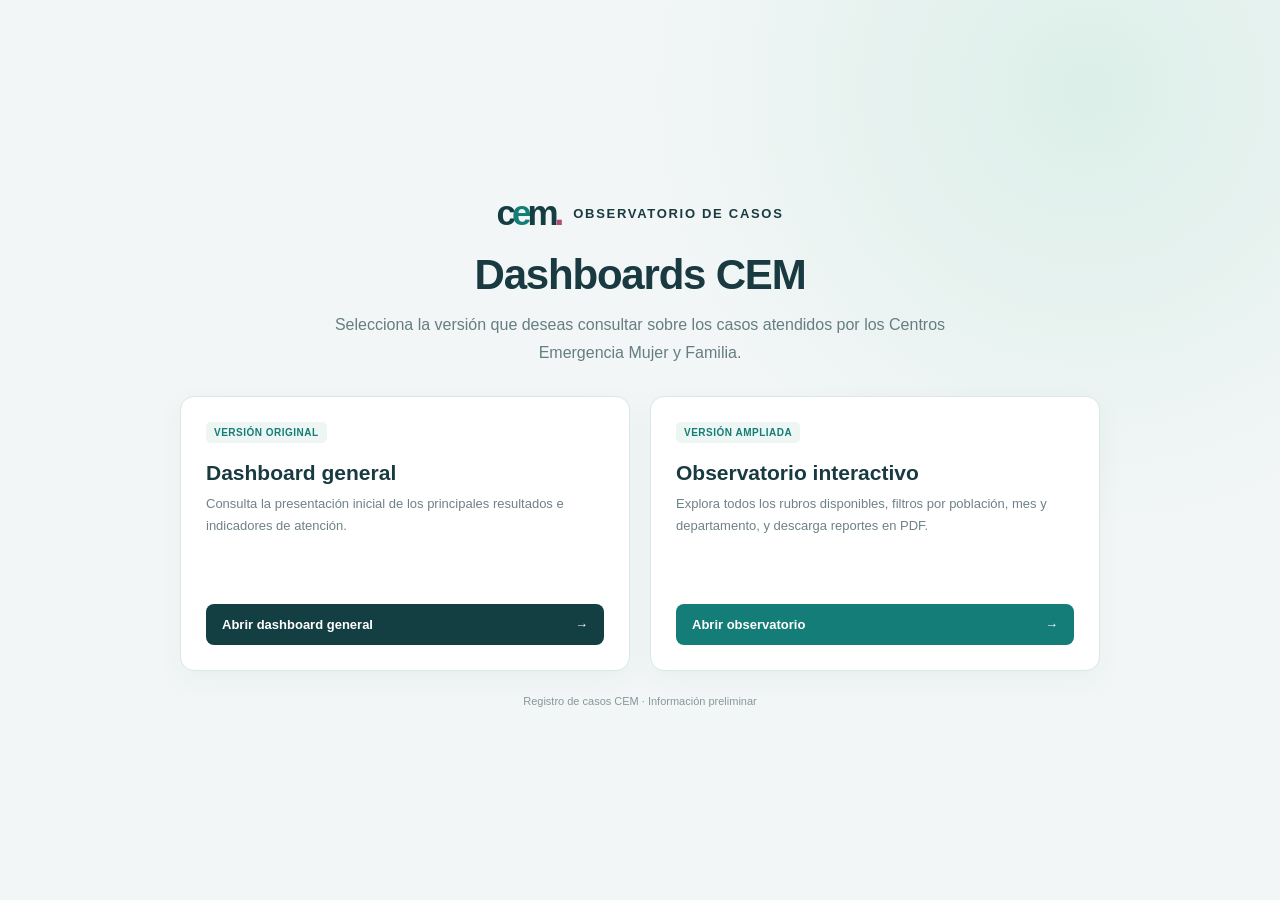
<file: index.html>
<!doctype html>
<html lang="es">
<head>
  <meta charset="utf-8">
  <meta name="viewport" content="width=device-width, initial-scale=1">
  <meta name="theme-color" content="#133f43">
  <title>Dashboards CEM · MIMP</title>
  <style>
    :root{font-family:Inter,"Segoe UI",Arial,sans-serif;color:#193a40;background:#f2f6f6}*{box-sizing:border-box}
    body{margin:0;min-height:100vh;display:grid;place-items:center;padding:28px;background:radial-gradient(circle at 85% 10%,#dcefe9 0,transparent 32%),#f2f6f6}
    main{width:min(920px,100%)}header{text-align:center;margin-bottom:30px}.brand{display:inline-flex;align-items:center;gap:13px;margin-bottom:18px;font-size:13px;font-weight:700;letter-spacing:1.7px}.brand-mark{font-size:35px;letter-spacing:-4px;color:#133f43}.brand-mark span{color:#147d77}.brand-mark i{color:#b24c73;font-style:normal}
    h1{margin:0;font-size:clamp(28px,4vw,42px);letter-spacing:-1.2px}header p{max-width:630px;margin:12px auto 0;color:#667d82;line-height:1.7}.dashboards{display:grid;grid-template-columns:repeat(2,minmax(0,1fr));gap:20px}
    article{display:flex;flex-direction:column;min-height:275px;padding:25px;background:#fff;border:1px solid #dce7e7;border-radius:14px;box-shadow:0 8px 28px #173f430b}.tag{align-self:flex-start;padding:5px 8px;border-radius:5px;background:#edf6f3;color:#147d77;font-size:10px;font-weight:700;letter-spacing:.5px}
    h2{margin:18px 0 8px;font-size:21px}article p{margin:0;color:#6e8287;font-size:13px;line-height:1.7;flex:1}a{display:flex;align-items:center;justify-content:space-between;margin-top:24px;padding:13px 16px;border-radius:8px;background:#133f43;color:#fff;text-decoration:none;font-size:13px;font-weight:700;transition:transform .2s,background .2s}article:last-child a{background:#147d77}a:hover{transform:translateY(-2px);background:#0e6863}a:focus-visible{outline:3px solid #44b7ad;outline-offset:3px}
    footer{text-align:center;margin-top:24px;color:#87989b;font-size:11px}@media(max-width:650px){body{padding:20px}.dashboards{grid-template-columns:1fr}article{min-height:235px}}@media(prefers-reduced-motion:reduce){a{transition:none}}
  </style>
</head>
<body>
  <main>
    <header><div class="brand"><span class="brand-mark">c<span>e</span>m<i>.</i></span><span>OBSERVATORIO DE CASOS</span></div><h1>Dashboards CEM</h1><p>Selecciona la versión que deseas consultar sobre los casos atendidos por los Centros Emergencia Mujer y Familia.</p></header>
    <section class="dashboards" aria-label="Versiones disponibles">
      <article><span class="tag">VERSIÓN ORIGINAL</span><h2>Dashboard general</h2><p>Consulta la presentación inicial de los principales resultados e indicadores de atención.</p><a href="./pagina/index_v2.html">Abrir dashboard general <span aria-hidden="true">→</span></a></article>
      <article><span class="tag">VERSIÓN AMPLIADA</span><h2>Observatorio interactivo</h2><p>Explora todos los rubros disponibles, filtros por población, mes y departamento, y descarga reportes en PDF.</p><a href="./pagina2/index.html">Abrir observatorio <span aria-hidden="true">→</span></a></article>
    </section>
    <footer>Registro de casos CEM · Información preliminar</footer>
  </main>
</body>
</html>
</file>
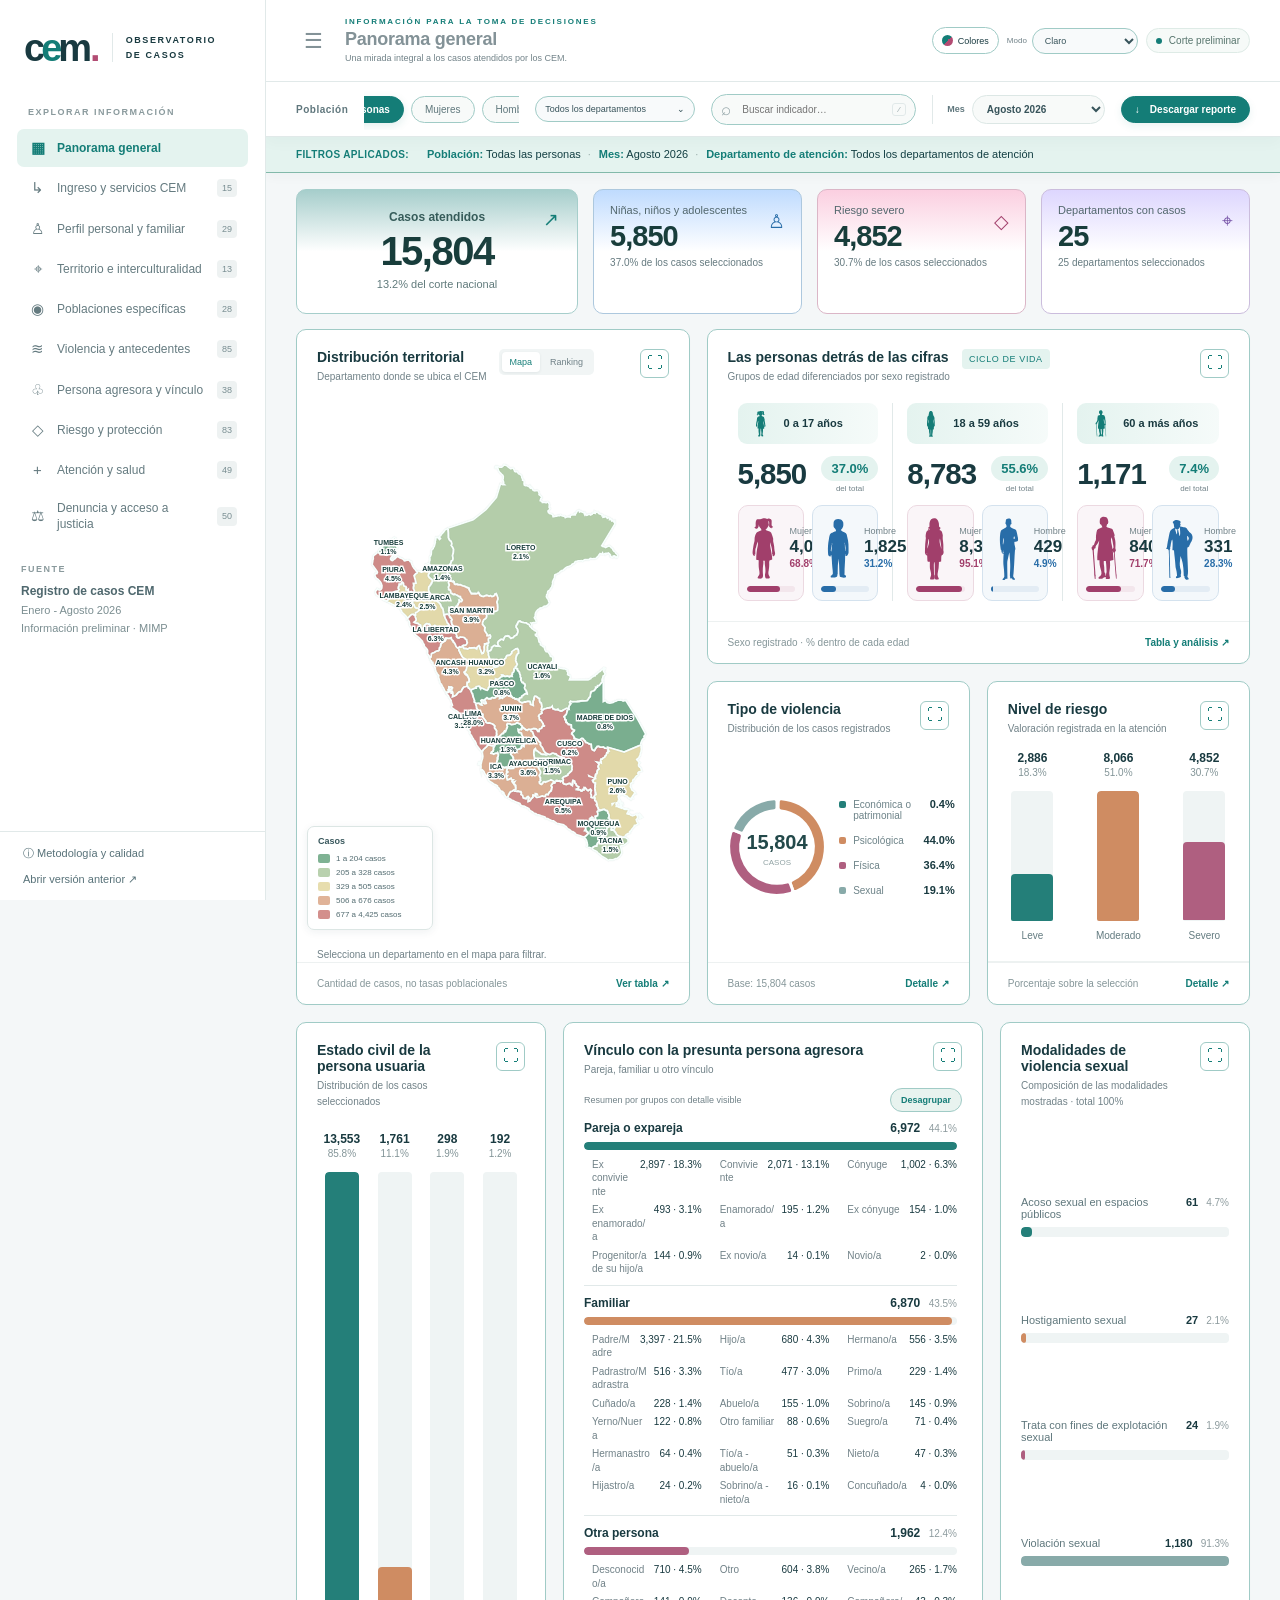
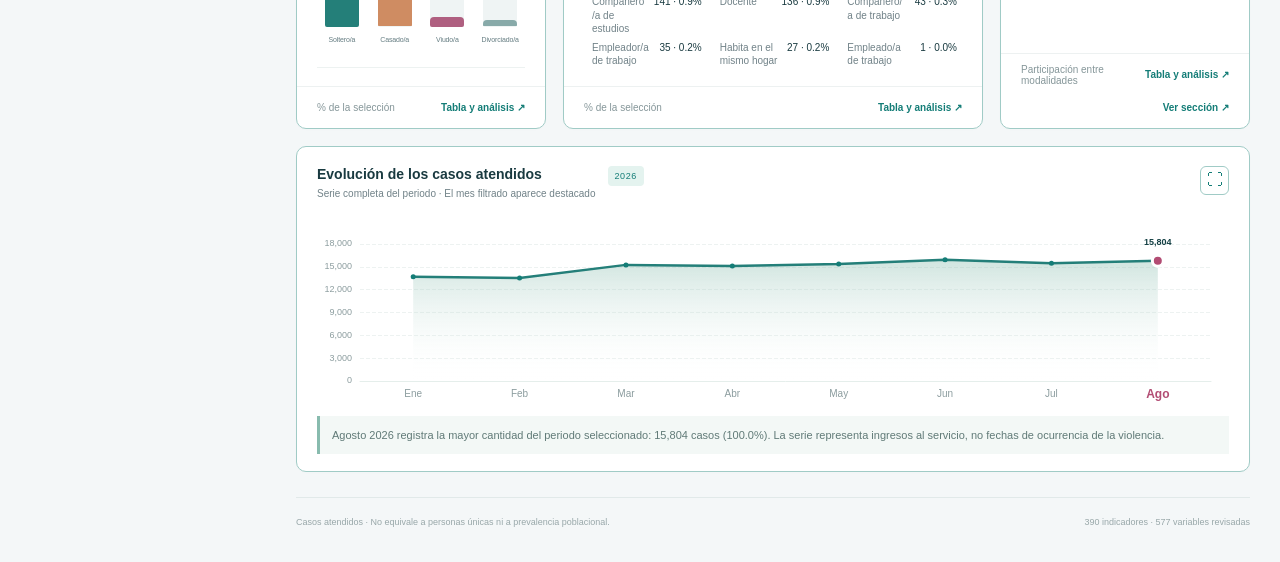
<file: pagina2/index.html>
<!doctype html>
<html lang="es">
<head>
  <meta charset="utf-8">
  <meta name="viewport" content="width=device-width, initial-scale=1">
  <meta name="theme-color" content="#133f43">
  <title>CEM · Observatorio de casos</title>
  <link rel="stylesheet" href="css/styles.css">
  <script defer src="lib/echarts.min.js"></script>
  <script defer src="lib/jspdf.umd.min.js"></script>
  <script defer src="data/geodata.js"></script>
  <script defer src="assets/icons/icons.js"></script>
  <script defer src="data/data.js"></script>
  <script defer src="js/engine.js"></script>
  <script defer src="js/report.js"></script>
  <script defer src="js/app.js"></script>
</head>
<body>
<a class="skip" href="#main">Ir al contenido</a>
<aside id="sidebar" class="sidebar">
  <a class="brand" href="#panorama"><span class="brand-symbol">c<span>e</span>m<span class="brand-dot">.</span></span><span class="brand-caption">OBSERVATORIO<br>DE CASOS</span></a>
  <div class="sidebar-scroll">
    <p class="nav-label">EXPLORAR INFORMACIÓN</p>
    <nav id="navigation" aria-label="Secciones del dashboard"></nav>
    <div class="source-box"><span class="nav-label">FUENTE</span><strong>Registro de casos CEM</strong><span id="source-period">Preparando datos…</span><small>Información preliminar · MIMP</small></div>
  </div>
  <footer class="sidebar-footer"><button id="method-button">ⓘ Metodología y calidad</button><a href="../pagina/index_v2.html">Abrir versión anterior ↗</a></footer>
</aside>
<button id="backdrop" class="backdrop" aria-label="Cerrar menú"></button>
<main id="main" tabindex="-1">
  <header class="topbar"><div class="breadcrumb"><button id="menu-button" class="icon-button" aria-label="Mostrar u ocultar menú" aria-controls="sidebar" aria-expanded="true">☰</button><div class="header-page-heading"><p class="eyebrow">INFORMACIÓN PARA LA TOMA DE DECISIONES</p><h1 id="page-title">Panorama general</h1><p id="page-description">Una mirada integral a los casos atendidos por los CEM.</p></div></div><div class="topbar-actions"><button id="palette-button" class="palette-button" aria-label="Elegir paleta de colores"><i></i> Colores</button><label class="theme-switcher" for="theme-mode"><span>Modo</span><select id="theme-mode" aria-label="Seleccionar modo visual"><option value="light">Claro</option><option value="dark">Oscuro</option><option value="contrast">Alto contraste</option></select></label><span class="live-badge"><i></i> Corte preliminar</span></div></header>
  <section class="population-bar" aria-labelledby="population-filter-title"><strong id="population-filter-title">Población</strong><div id="population-buttons" class="population-buttons" role="group" aria-label="Seleccionar población"></div><details class="picker header-department-filter" id="departments-picker"><summary><span id="departments-caption">Todos los departamentos</span></summary><div class="picker-popover"><div class="picker-popover-heading"><strong>Departamento de atención</strong><button id="reset" class="text-button">Restablecer</button></div><input id="dept-search" type="search" placeholder="Buscar departamento…" aria-label="Buscar departamento"><div class="picker-options" id="departments-options"></div><div class="picker-actions"><button data-select="departments" data-value="all">Seleccionar todos</button></div></div></details><label class="search-box header-indicator-search"><span aria-hidden="true">⌕</span><input type="search" id="indicator-search" placeholder="Buscar indicador…" aria-label="Buscar en el catálogo de indicadores"><kbd>/</kbd></label><label class="header-month-filter" for="header-month"><span>Mes</span><select id="header-month" aria-label="Seleccionar mes de ingreso"></select></label><button class="button primary header-report-button" id="download-report" disabled><span aria-hidden="true">↓</span><span class="report-label-full">Descargar reporte</span><span class="report-label-short">PDF</span></button><p class="sr-only" id="filter-hint" role="status">Los filtros se aplican a todas las secciones.</p></section>
  <div id="active-filters" class="active-filters" aria-live="polite" aria-label="Filtros aplicados"></div>
  <div class="content">
    <div id="error" class="error-banner" role="alert" hidden></div>
    <section id="kpis" class="kpi-grid" aria-label="Indicadores principales" aria-live="polite"></section>
    <div id="dashboard" aria-live="polite"><div class="loading"><span></span>Preparando el observatorio…</div></div>
    <footer class="content-footer"><span>Casos atendidos · No equivale a personas únicas ni a prevalencia poblacional.</span><span id="footer-count"></span></footer>
  </div>
</main>
<dialog id="detail-dialog" class="detail-dialog"><div class="dialog-heading"><div><p class="eyebrow">EXPLORAR INDICADOR</p><h2 id="detail-title"></h2></div><button class="icon-button" data-close="detail-dialog" aria-label="Cerrar detalle">×</button></div><div class="dialog-body" id="detail-content"></div><div class="dialog-footer"><button class="button" id="detail-csv">Descargar tabla CSV</button><button class="button primary" data-close="detail-dialog">Cerrar</button></div></dialog>
<dialog id="method-dialog"><div class="dialog-heading"><div><p class="eyebrow">TRANSPARENCIA DEL DATO</p><h2>Metodología y calidad</h2></div><button class="icon-button" data-close="method-dialog" aria-label="Cerrar metodología">×</button></div><div class="dialog-body" id="method-content"></div></dialog>
<dialog id="report-dialog"><div class="dialog-heading"><div><p class="eyebrow">REPORTE DE LA SELECCIÓN</p><h2>Tu análisis, listo para compartir</h2></div><button class="icon-button" data-close="report-dialog" aria-label="Cerrar reporte">×</button></div><div class="dialog-body"><p>El PDF incluirá los filtros aplicados, indicadores, gráficos y comentarios descriptivos calculados con la misma información del dashboard.</p><div id="report-filter-summary" class="report-filter-summary"></div><label class="field-label" for="report-scope">Contenido del reporte</label><select id="report-scope"><option value="summary">Resumen ejecutivo</option><option value="section">Sección actual / resultados de búsqueda</option><option value="all">Informe completo: todos los indicadores</option></select><p class="muted" id="report-size"></p><p id="report-status" role="status"></p></div><div class="dialog-footer"><button class="button" data-close="report-dialog">Cancelar</button><button class="button primary" id="generate-report">Descargar PDF</button></div></dialog>
<dialog id="palette-dialog" class="palette-dialog"><div class="dialog-heading"><div><p class="eyebrow">PERSONALIZACIÓN</p><h2>Tema de color</h2></div><button class="icon-button" data-close="palette-dialog" aria-label="Cerrar selector de color">×</button></div><div class="dialog-body"><p class="muted">Elige una paleta. “Por población” conserva los colores automáticos actuales.</p><div id="palette-grid" class="palette-grid"></div></div></dialog>
</body>
</html>
</file>
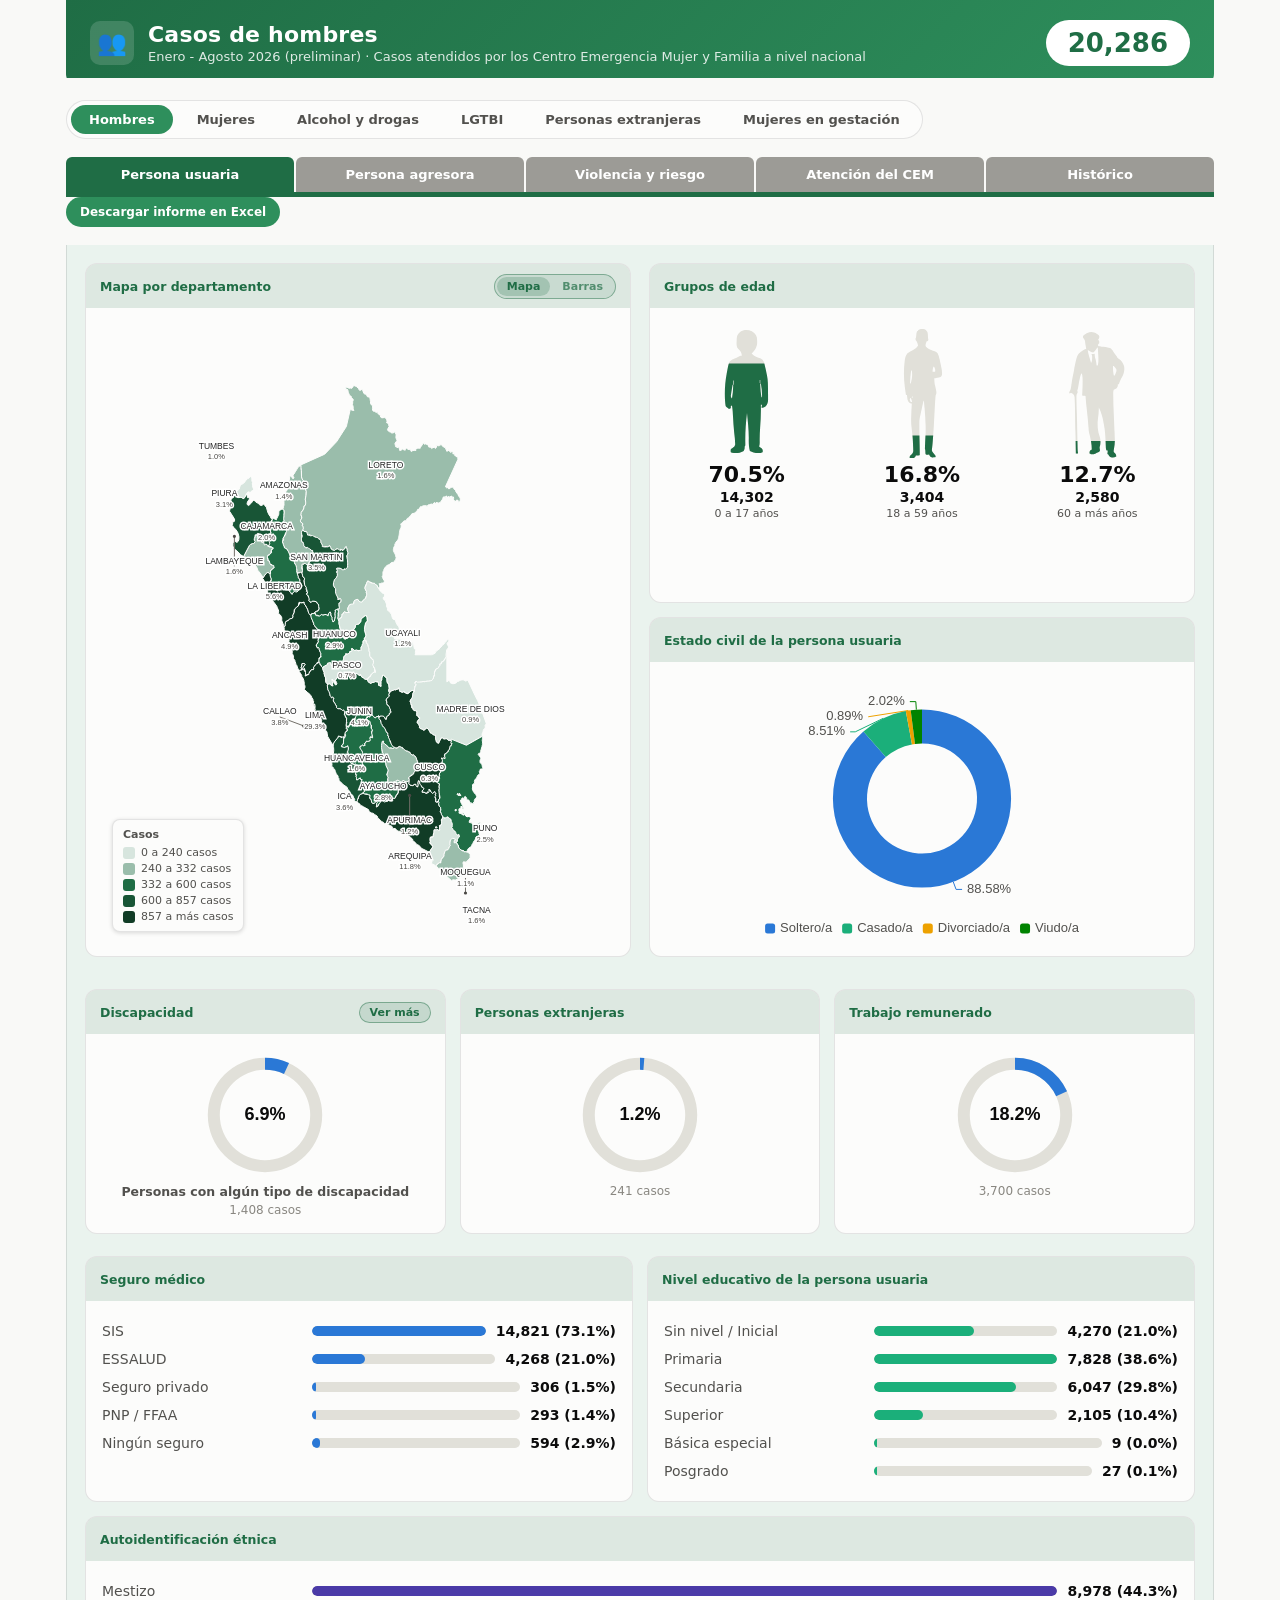
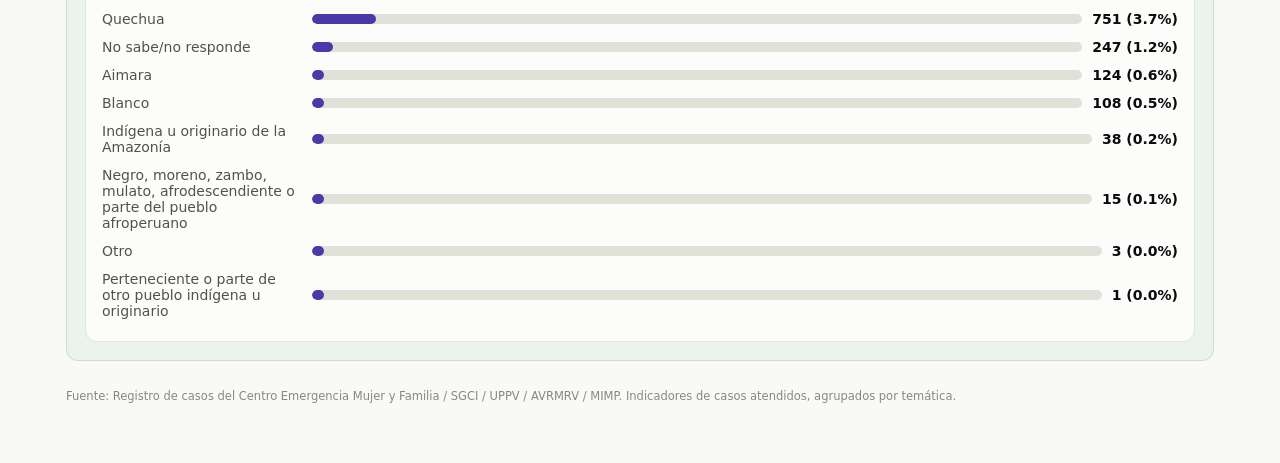
<file: pagina/index_v2.html>
<!doctype html>
<html lang="es">
<head>
<meta charset="utf-8" />
<meta name="viewport" content="width=device-width, initial-scale=1" />
<title>Casos atendidos por los Centro Emergencia Mujer y Familia</title>
<link rel="stylesheet" href="css/style_v2.css" />
<link rel="stylesheet" href="css/alcohol.css" />
<link rel="stylesheet" href="css/lgtbi.css" />
<link rel="stylesheet" href="css/extranjeras.css" />
<link rel="stylesheet" href="css/gestantes.css" />
</head>
<body>
<div class="page version-v2">

  <header class="hero">
    <div class="hero-title-group">
      <div class="hero-icon">&#128101;</div>
      <div>
        <h1 class="hero-title" id="hero-title">Casos de hombres</h1>
        <p class="hero-subtitle" id="hero-subtitle">Enero - Agosto 2026 (preliminar) &middot; Casos atendidos por los Centro Emergencia Mujer y Familia a nivel nacional</p>
      </div>
    </div>
    <div class="hero-total" id="hero-total">0</div>
  </header>

  <div class="sticky-tabs">
    <div class="tabs" id="sex-tabs" role="tablist" aria-label="Grupo de análisis">
      <button class="tab-btn" role="tab" data-tab="hombres" aria-selected="true">Hombres</button>
      <button class="tab-btn" role="tab" data-tab="mujeres" aria-selected="false">Mujeres</button>
      <button class="tab-btn" role="tab" data-tab="alcohol_drogas" aria-selected="false">Alcohol y drogas</button>
      <button class="tab-btn" role="tab" data-tab="lgtbi" aria-selected="false">LGTBI</button>
      <button class="tab-btn" role="tab" data-tab="extranjeras" aria-selected="false">Personas extranjeras</button>
      <button class="tab-btn" role="tab" data-tab="gestantes" aria-selected="false">Mujeres en gestaci&oacute;n</button>
    </div>

    <div class="tabs theme-tabs" role="tablist" aria-label="Tem&aacute;tica">
      <button class="tab-btn" role="tab" data-theme="usuaria" aria-selected="true">Persona usuaria</button>
      <button class="tab-btn" role="tab" data-theme="agresor" aria-selected="false">Persona agresora</button>
      <button class="tab-btn" role="tab" data-theme="violencia" aria-selected="false">Violencia y riesgo</button>
      <button class="tab-btn" role="tab" data-theme="atencion" aria-selected="false">Atenci&oacute;n del CEM</button>
      <button class="tab-btn" role="tab" data-theme="historico" aria-selected="false">Hist&oacute;rico</button>
    </div>

    <div class="theme-bar"></div>
  </div>

  <a class="download-informe" id="download-informe" href="data/informe_hombres.xlsx" download>Descargar informe en Excel</a>

  <div class="theme-content-frame">
  <div class="theme-body-layout">

  <!-- Mapa: ventana fija del costado izquierdo, presente en todas las
       pestanas de tematica, ubicada junto a la primera seccion de la
       pestana activa (el resto del contenido de esa pestana sigue debajo,
       a lo ancho completo). Toggle Mapa/Barras dentro de la misma
       ventana: la leyenda de rangos va superpuesta sobre el mapa, y la
       lista de departamentos alterna con el mapa (nunca ambos a la vez,
       para no duplicar el nombre de cada departamento). -->
  <div class="card-window map-window">
    <div class="card-window-header">
      <span>Mapa por departamento</span>
      <div class="view-toggle" role="tablist" aria-label="Vista del mapa">
        <button class="view-toggle-btn" role="tab" data-view="mapa" aria-selected="true">Mapa</button>
        <button class="view-toggle-btn" role="tab" data-view="barras" aria-selected="false">Barras</button>
      </div>
    </div>
    <div class="card-window-body">
      <div class="map-host-wrap" id="map-view">
        <div class="map-host" id="map-host"></div>
        <div class="map-legend" id="map-legend">
          <div class="map-legend-title">Casos</div>
          <div class="map-legend-rows" id="map-legend-rows"></div>
        </div>
      </div>
      <div class="region-bars" id="region-bars" hidden></div>
    </div>
  </div>

  <!-- ============================================================= -->
  <!-- Primera seccion de cada pestana: comparte fila con el mapa     -->
  <!-- ============================================================= -->
  <div class="theme-panel-top" data-theme-panel-top="usuaria">
    <div class="grid">
      <div class="card-window">
        <div class="card-window-header">Grupos de edad</div>
        <div class="card-window-body">
          <div class="grid grid-3" id="edad-tiles"></div>
        </div>
      </div>
      <div class="card-window">
        <div class="card-window-header">Estado civil de la persona usuaria</div>
        <div class="card-window-body">
          <div id="estado-civil-host" style="width:100%;height:100%;min-height:160px;"></div>
        </div>
      </div>
    </div>
  </div>

  <div class="theme-panel-top" data-theme-panel-top="agresor" hidden>
    <div class="grid">
      <div class="card-window">
        <div class="card-window-header">V&iacute;nculo relacional con la presunta persona agresora</div>
        <div class="card-window-body">
          <div id="vinculo-bars"></div>
        </div>
      </div>
      <div class="card-window">
        <div class="card-window-header">Sexo de la presunta persona agresora</div>
        <div class="card-window-body">
          <div id="agresor-sexo-host" style="width:100%;height:100%;min-height:160px;"></div>
        </div>
      </div>
      <div class="card-window">
        <div class="card-window-header">Grupo de edad de la presunta persona agresora</div>
        <div class="card-window-body">
          <div id="agresor-edad-bars"></div>
        </div>
      </div>
    </div>
  </div>

  <div class="theme-panel-top" data-theme-panel-top="violencia" hidden>
    <div class="grid">
      <div class="card-window">
        <div class="card-window-header">
          <span>Nivel de riesgo de la persona usuaria</span>
          <button class="card-window-btn" data-modal="riesgo">Ver m&aacute;s</button>
        </div>
        <div class="card-window-body">
          <div class="grid grid-3" id="riesgo-rings"></div>
        </div>
      </div>
      <div class="card-window">
        <div class="card-window-header">Modalidades de violencia sexual</div>
        <div class="card-window-body" id="modalidades-bars"></div>
      </div>
      <div class="card-window">
        <div class="card-window-header">
          <span>Tipo de violencia</span>
          <button class="card-window-btn" data-modal="tipo-violencia">Ver m&aacute;s</button>
        </div>
        <div class="card-window-body">
          <div class="grid grid-4" id="tipo-violencia-rings"></div>
        </div>
      </div>
    </div>
  </div>

  <div class="theme-panel-top" data-theme-panel-top="atencion" hidden>
    <div class="card-window">
      <div class="card-window-header">Atenci&oacute;n y seguimiento del CEM</div>
      <div class="card-window-body" id="atencion-seguimiento-bars"></div>
    </div>
  </div>

  <div class="theme-panel-top" data-theme-panel-top="historico" hidden>
    <div class="card-window">
      <div class="card-window-header">Hist&oacute;rico</div>
      <div class="card-window-body">
        <p class="historico-callout" id="historico-callout"></p>
        <div class="historico-host" id="historico-host"></div>
      </div>
    </div>
  </div>

  <!-- ============================================================= -->
  <!-- Resto de cada pestana: a lo ancho completo, debajo del mapa     -->
  <!-- ============================================================= -->
  <div class="theme-panel-rest" data-theme-panel-rest="usuaria">

    <div class="grid grid-3" style="margin-top:14px;">
      <div class="card-window">
        <div class="card-window-header">
          <span>Discapacidad</span>
          <button class="card-window-btn" data-modal="discapacidad">Ver m&aacute;s</button>
        </div>
        <div class="card-window-body ring-card">
          <div class="ring-host" id="ring-discapacidad"></div>
          <div class="ring-label">Personas con alg&uacute;n tipo de discapacidad</div>
          <div class="ring-count" id="count-discapacidad"></div>
        </div>
      </div>
      <div class="card-window">
        <div class="card-window-header">Personas extranjeras</div>
        <div class="card-window-body ring-card">
          <div class="ring-host" id="ring-extranjero"></div>
          <div class="ring-count" id="count-extranjero"></div>
        </div>
      </div>
      <div class="card-window">
        <div class="card-window-header">Trabajo remunerado</div>
        <div class="card-window-body ring-card">
          <div class="ring-host" id="ring-trabaja"></div>
          <div class="ring-count" id="count-trabaja"></div>
        </div>
      </div>
    </div>

    <div class="grid grid-2" style="margin-top:22px;">
      <div class="card-window">
        <div class="card-window-header">Seguro m&eacute;dico</div>
        <div class="card-window-body" id="seguro-medico-bars"></div>
      </div>
      <div class="card-window">
        <div class="card-window-header">Nivel educativo de la persona usuaria</div>
        <div class="card-window-body" id="educacion-victima-bars"></div>
      </div>
    </div>

    <div class="grid grid-2" style="margin-top:14px;">
      <div class="card-window">
        <div class="card-window-header">Autoidentificaci&oacute;n &eacute;tnica</div>
        <div class="card-window-body" id="etnia-bars"></div>
      </div>
    </div>

  </div>

  <div class="theme-panel-rest" data-theme-panel-rest="agresor" hidden>

    <div class="grid grid-2">
      <div class="card-window">
        <div class="card-window-header">Nivel educativo de la presunta persona agresora</div>
        <div class="card-window-body" id="agresor-educacion-bars"></div>
      </div>
      <div class="card-window">
        <div class="card-window-header">Trabajo y discapacidad de la presunta persona agresora</div>
        <div class="card-window-body">
          <div class="grid grid-2" id="agresor-stats-rings" style="gap:14px;"></div>
        </div>
      </div>
    </div>

  </div>

  <div class="theme-panel-rest" data-theme-panel-rest="violencia" hidden>

    <div class="card-window">
      <div class="card-window-header">Lugar y &aacute;mbito de ocurrencia</div>
      <div class="card-window-body">
        <div id="lugar-ocurrencia-bars"></div>
        <div id="ambito-violencia-bars" style="margin-top:10px;border-top:1px solid var(--gridline);padding-top:10px;"></div>
      </div>
    </div>

  </div>

  <!-- "atencion" e "historico" no tienen seccion "rest": cada una es una
       sola tarjeta, ya cubierta por su theme-panel-top. -->

  </div><!-- /.theme-body-layout -->
  </div><!-- /.theme-content-frame -->

  <section id="alcohol-dashboard" class="alcohol-dashboard" hidden aria-label="Agresor bajo los efectos del alcohol y drogas"></section>

  <section id="lgtbi-dashboard" class="lgtbi-dashboard" hidden aria-label="Casos de personas LGBTI"></section>

  <section id="extranjeras-dashboard" class="extranjeras-dashboard" hidden aria-label="Casos de personas extranjeras"></section>

  <section id="gestantes-dashboard" class="gestantes-dashboard" hidden aria-label="Casos de mujeres en estado de gestacion"></section>

  <p class="footer">
    Fuente: Registro de casos del Centro Emergencia Mujer y Familia / SGCI / UPPV / AVRMRV / MIMP.
    Indicadores de casos atendidos, agrupados por tem&aacute;tica.
  </p>

</div>

<!-- Modal "ver mas" -->
<div class="modal-backdrop" id="modal-backdrop" hidden>
  <div class="modal-box">
    <div class="modal-header">
      <div class="modal-header-title" id="modal-title">Detalle</div>
      <button class="modal-close" id="modal-close" aria-label="Cerrar">&times;</button>
    </div>
    <div class="modal-body" id="modal-body"></div>
  </div>
</div>

<script src="lib/echarts.min.js" charset="utf-8"></script>
<script src="data/geodata.js" charset="utf-8"></script>
<script src="data/casos_data.js" charset="utf-8"></script>
<script src="js/historico_mensual.js" charset="utf-8"></script>
<script src="js/map_labels.js" charset="utf-8"></script>
<script src="js/alcohol.js" charset="utf-8"></script>
<script src="js/lgtbi.js" charset="utf-8"></script>
<script src="js/extranjeras.js" charset="utf-8"></script>
<script src="js/gestantes.js" charset="utf-8"></script>
<script src="assets/icons/icons.js" charset="utf-8"></script>
<script src="js/main_v2.js" charset="utf-8"></script>
</body>
</html>
</file>
<file: pagina2/css/styles.css>
@charset "UTF-8";
:root{--ink:#193a40;--muted:#718288;--teal:#147d77;--deep:#133f43;--mint:#e4f3ef;--bg:#f4f7f8;--line:#e1e9e9;--pink:#b24c73;--sidebar:266px;--shadow:0 4px 20px #143b4010;font-family:Inter,"Segoe UI",Arial,sans-serif;color:var(--ink);font-size:14px}
*{box-sizing:border-box}html,body{overflow-x:clip}body{margin:0;background:var(--bg)}button,input,select{font:inherit}button,a,input,select,summary{-webkit-tap-highlight-color:transparent}button,a{touch-action:manipulation}button{cursor:pointer}button:disabled{opacity:.55;cursor:wait}a{color:inherit}button{color:inherit}button:focus-visible,a:focus-visible,summary:focus-visible,input:focus-visible,select:focus-visible{outline:3px solid #44b7ad;outline-offset:3px}button{border:0;background:none}input,select{min-width:0}h1,h2,h3,p{margin:0}h2{font-size:17px}h3{font-size:14px;line-height:1.5}small{font-size:11px}[hidden]{display:none!important}.skip{position:fixed;left:16px;top:-100px;z-index:100;background:white;padding:12px}.skip:focus{top:12px}
.sr-only{position:absolute!important;width:1px;height:1px;padding:0;margin:-1px;overflow:hidden;clip:rect(0,0,0,0);white-space:nowrap;border:0}
.sidebar{position:fixed;inset:0 auto 0 0;width:var(--sidebar);background:#fff;border-right:1px solid var(--line);display:flex;flex-direction:column;z-index:30;transition:transform .2s}.brand{height:95px;padding:24px;display:flex;gap:15px;align-items:center;text-decoration:none;flex-shrink:0}.brand-symbol{font-size:38px;line-height:1;font-weight:800;letter-spacing:-4px}.brand-symbol>span:first-child{color:var(--teal)}.brand-dot{color:var(--pink);margin-left:2px}.brand-caption{font-size:9px;line-height:1.6;font-weight:700;letter-spacing:1.6px;border-left:1px solid var(--line);padding-left:13px}.sidebar-scroll{overflow:auto;flex:1;padding:0 17px 20px;scrollbar-width:thin}.nav-label{font-size:9px;letter-spacing:1.5px;color:#8a9a9d;font-weight:700;margin:12px 11px}.nav-link{display:flex;align-items:center;width:100%;text-align:left;padding:9px 11px;border-radius:7px;gap:10px;margin:2px 0;font-size:12px;color:#657b80;line-height:1.35}.nav-link:hover{background:#f2f7f6}.nav-link.active{background:var(--mint);color:#146b65;font-weight:700}.nav-icon{width:19px;font-size:15px;flex-shrink:0;text-align:center}.nav-count{font-size:9px;margin-left:auto;background:#eef2f2;padding:3px 5px;border-radius:4px;color:#788d91}.nav-link.active .nav-count{background:#cce9df;color:#147d77}.nav-divider{border-top:1px solid var(--line);margin:12px 0}.filter-panel{margin:23px 3px 0;padding-top:18px;border-top:1px solid var(--line)}.filter-heading{display:flex;align-items:center;justify-content:space-between;margin-bottom:14px}.filter-heading h2{font-size:12px}.text-button{font-size:10px;color:var(--teal);padding:4px}.field-label{display:block;font-size:11px;font-weight:600;margin:13px 0 7px}select,.picker summary{width:100%;background:#f8fafb;border:1px solid #dfe7e8;border-radius:6px;padding:10px 11px;color:#38545b;font-size:12px}select{padding-right:22px}.picker summary{cursor:pointer;list-style:none;display:flex;justify-content:space-between}.picker summary:after{content:"⌄"}.picker[open] summary{border-color:#55aaa0}.picker-options{max-height:185px;overflow:auto;background:#fff;border:1px solid var(--line);border-radius:5px;padding:6px}.picker-option{display:flex;align-items:center;gap:5px;border-radius:4px}.picker-option:hover{background:#f3f8f6}.picker-options label{display:flex;align-items:center;gap:8px;padding:6px 3px;font-size:11px;cursor:pointer;min-width:0;flex:1}.picker-options input{accent-color:var(--teal)}.select-only{flex:0 0 auto;padding:5px 4px;font-size:9px;color:var(--teal);opacity:0;transition:opacity .15s}.picker-option:hover .select-only,.select-only:focus-visible{opacity:1}.picker-actions{display:flex;justify-content:space-between;font-size:10px;padding:6px;background:#f0f7f5}.picker-actions button{padding:4px}.picker>input{width:100%;border:1px solid var(--line);padding:8px;font-size:11px}.button{display:inline-flex;gap:10px;align-items:center;justify-content:center;padding:11px 17px;border:1px solid #d6e2e1;border-radius:7px;background:white;font-weight:600;font-size:12px;white-space:nowrap}.button:hover{background:#eef6f3}.button.primary{background:var(--teal);color:white;border-color:var(--teal);box-shadow:0 3px 8px #147d7718}.button.primary:hover{background:#106962}.apply-button{width:100%;background:var(--deep);color:white;justify-content:space-between;margin-top:15px;border-color:var(--deep)}.apply-button:hover{background:#20565b}.filter-hint{font-size:10px;color:var(--muted);line-height:1.6;margin-top:9px}.source-box{margin:22px 4px 0;display:flex;flex-direction:column;gap:6px;color:#7b8e91;font-size:11px}.source-box .nav-label{margin:0 0 4px}.source-box strong{font-size:12px;color:#4f686e}.sidebar-footer{padding:14px 23px;border-top:1px solid var(--line);display:grid;gap:12px;flex-shrink:0;background:white}.sidebar-footer button,.sidebar-footer a{text-align:left;text-decoration:none;font-size:11px;color:#587279;padding:0}
main{margin-left:var(--sidebar);transition:margin .2s;min-width:0}.topbar{height:57px;background:#fff;border-bottom:1px solid var(--line);display:flex;align-items:center;justify-content:space-between;padding:0 30px;position:sticky;top:0;z-index:10}.population-bar{height:55px;position:sticky;top:57px;z-index:9;background:#fff;border-bottom:1px solid var(--line);box-shadow:0 5px 14px #173f4308;display:flex;align-items:center;gap:16px;padding:0 30px}.population-bar>strong{font-size:10px;color:#60777d;letter-spacing:.5px;white-space:nowrap}.population-buttons{display:flex;align-items:center;gap:7px;min-width:0;overflow-x:auto;scrollbar-width:none;padding:7px 1px}.population-buttons::-webkit-scrollbar{display:none}.population-button{flex:0 0 auto;border:1px solid #dce7e5;background:#f8faf9;color:#60787d;border-radius:18px;padding:7px 13px;font-size:10px;white-space:nowrap;transition:background .2s,color .2s,border-color .2s,transform .2s}.population-button:hover{border-color:#8bbfb5;color:var(--teal);transform:translateY(-1px)}.population-button.active{background:var(--teal);border-color:var(--teal);color:#fff;font-weight:700;box-shadow:0 3px 8px #147d7720}.breadcrumb{display:flex;gap:14px;align-items:center;font-size:11px;color:#839297}.breadcrumb strong{color:#425d65;font-weight:600}.crumb{padding:0 12px;color:#c5ced1}.icon-button{font-size:21px;border-radius:5px;padding:5px 8px}.icon-button:hover{background:#edf4f3}.live-badge{font-size:10px;color:#57756d;border:1px solid #deebe6;background:#f6faf8;padding:6px 9px;border-radius:20px;display:flex;gap:7px;align-items:center;white-space:nowrap}.live-badge i{width:6px;height:6px;border-radius:50%;background:#4ba38b}.content{padding:28px 30px 15px}.page-heading{display:flex;align-items:center;justify-content:space-between;gap:20px;margin-bottom:19px}.eyebrow{font-size:9px;font-weight:700;color:var(--teal);letter-spacing:1.8px;margin-bottom:8px}h1{font-size:29px;letter-spacing:-.8px;line-height:1.25;font-weight:700}.page-heading p:not(.eyebrow){color:var(--muted);font-size:12px;margin-top:7px;line-height:1.6}.active-filters{display:flex;gap:7px;align-items:center;flex-wrap:wrap;margin-bottom:22px}.chip{display:inline-flex;gap:7px;align-items:center;border:1px solid #dce6e5;padding:5px 9px;border-radius:5px;background:#fff;font-size:10px;color:#59747a;max-width:100%;overflow-wrap:anywhere}.chip:first-child{background:var(--mint);color:var(--teal);border-color:#cfe5dd}.chip-dot{width:5px;height:5px;background:currentColor;border-radius:50%}.kpi-grid{display:grid;grid-template-columns:1.35fr repeat(3,1fr);gap:15px}.kpi{background:white;border:1px solid var(--line);border-radius:10px;padding:17px 18px;min-height:121px;position:relative;overflow:hidden}.kpi.featured{background:var(--deep);color:white;border-color:var(--deep)}.kpi-label{font-size:11px;color:#71878b;font-weight:500}.featured .kpi-label{color:#c2d9d5}.kpi-value{font-size:32px;letter-spacing:-1px;font-weight:700;margin:7px 0 5px;line-height:1}.kpi.featured .kpi-value{font-size:50px;letter-spacing:-1.5px}.kpi-note{font-size:10px;color:#849697;line-height:1.5}.featured .kpi-note{color:#a8cec6}.kpi-decoration{position:absolute;right:16px;top:20px;color:#aacbc3;font-size:19px}.kpi.featured:after{content:"";position:absolute;width:95px;height:95px;border:17px solid #ffffff05;border-radius:50%;right:-22px;bottom:-33px}.section-toolbar{display:flex;align-items:center;justify-content:space-between;gap:15px;margin:23px 0 15px}.section-toolbar>span{font-size:11px;color:#72888b}.search-box{display:flex;align-items:center;gap:9px;background:#fff;border:1px solid var(--line);padding:7px 10px;border-radius:6px;min-width:250px}.search-box>span{font-size:21px;color:#95a6a9;line-height:1}.search-box input{border:none;outline:none;background:transparent;font-size:11px;width:100%;color:var(--ink)}kbd{font-size:10px;border:1px solid var(--line);border-radius:3px;padding:1px 4px;color:#a1afb2}
.overview-grid{display:grid;grid-template-columns:minmax(290px,.95fr) minmax(430px,1.55fr);gap:17px}.panel{background:white;border:1px solid var(--line);border-radius:10px;overflow:hidden;box-shadow:0 1px 3px #18394003}.panel-heading{display:flex;justify-content:space-between;align-items:flex-start;gap:12px;padding:19px 20px 0}.panel-heading h2{font-size:14px;font-weight:650}.panel-heading p{font-size:10px;color:var(--muted);line-height:1.6;margin-top:4px}.panel-tag{font-size:9px;letter-spacing:.6px;color:var(--teal);background:#edf6f3;padding:5px 7px;border-radius:4px;white-space:nowrap}.panel-body{padding:18px 20px}.map-panel{grid-row:span 2}.map-chart{height:355px;width:100%}.map-foot{padding:0 20px 18px}.map-foot .bar-row{margin-top:13px}.map-caption{font-size:10px;color:var(--muted);padding:7px 20px 0;line-height:1.5}.segment{display:inline-flex;background:#f1f5f5;border-radius:5px;padding:3px;gap:2px}.segment button{font-size:9px;padding:5px 8px;border-radius:4px;color:var(--muted)}.segment button.selected{background:#fff;box-shadow:0 1px 3px #16393e14;color:var(--teal)}.age-grid{display:grid;grid-template-columns:repeat(3,1fr);padding:20px 18px 19px;gap:12px}.age-card{position:relative;display:flex;align-items:center;gap:12px;border-right:1px solid var(--line);padding:5px 10px 5px 0}.age-card:last-child{border:0}.silhouettes{display:flex;align-items:flex-end;justify-content:center;height:79px;min-width:45px;gap:2px}.silhouettes svg{height:78px;width:28px;color:var(--teal);fill:currentColor}.age-card strong{display:block;font-size:23px;letter-spacing:-.8px;white-space:nowrap}.age-card .age-label{font-size:10px;color:#819197;margin-bottom:7px;display:block;line-height:1.5}.age-card .age-pct{display:inline-block;color:var(--teal);background:#edf7f3;font-size:10px;padding:3px 6px;border-radius:4px;margin-top:5px}.two-panels{display:grid;grid-template-columns:1fr 1fr;gap:17px}.mini-chart{height:200px;width:100%}.donut-wrap{display:flex;align-items:center;padding:10px 14px 15px;gap:8px}.donut-chart{height:172px;width:47%;flex-shrink:0}.legend{flex:1;min-width:0}.legend-row{display:flex;gap:7px;margin:13px 0;align-items:baseline;font-size:10px}.legend-row i{height:7px;width:7px;border-radius:2px;flex-shrink:0}.legend-row span{color:#6d8388;flex:1}.legend-row strong{font-size:11px}.wide-panel{margin-top:17px}.trend-chart{height:214px;width:100%;padding:0 8px}.insight{margin:0 20px 17px;background:#f3f8f6;border-left:3px solid #88bbae;padding:10px 12px;font-size:11px;line-height:1.7;color:#607a77}.insight strong{color:var(--teal)}.risk-list{padding:16px 20px 10px}.bar-row{margin-bottom:14px}.bar-label{display:flex;justify-content:space-between;align-items:baseline;gap:12px;font-size:11px;margin-bottom:7px}.bar-label span{color:#60787d;overflow-wrap:anywhere}.bar-label strong{font-size:11px;white-space:nowrap;font-weight:650}.bar-label em{font-style:normal;font-weight:400;color:#8e9c9f;font-size:10px;margin-left:5px}.bar-track{height:6px;background:#eff4f4;border-radius:4px;overflow:hidden}.bar-fill{height:100%;border-radius:4px;background:var(--teal)}.text-link{font-size:10px;color:var(--teal);padding:5px 0;font-weight:600}.panel-footer{border-top:1px solid #edf1f1;padding:10px 20px;display:flex;justify-content:space-between;align-items:center;gap:10px;font-size:10px;color:#859699}.indicator-grid{display:grid;grid-template-columns:repeat(3,minmax(0,1fr));gap:17px}.indicator-card{display:flex;flex-direction:column;min-height:270px}.indicator-card .panel-heading{min-height:92px}.indicator-card h3{font-size:12px;font-weight:650}.indicator-card .panel-body{flex:1;padding-top:14px}.indicator-card .bar-label{font-size:10px}.indicator-card .bar-label span{max-width:65%}.indicator-card .bar-label strong{font-size:10px}.indicator-card .bar-track{height:5px}.coverage{height:3px;background:#f0f3f3;margin-top:9px}.coverage span{display:block;height:100%;background:#96c5b7}.quality-label{font-size:9px;color:#84999b}.view-more{display:block;margin:22px auto}.empty-state{background:#fff;border:1px dashed #cbded8;border-radius:10px;padding:48px 30px;text-align:center;color:#82978f}.empty-state strong{display:block;font-size:20px;color:var(--ink);margin-bottom:10px}.empty-state p{font-size:12px;line-height:1.8}.loading{padding:70px;text-align:center;color:var(--muted)}.loading span{display:inline-block;height:13px;width:13px;border:2px solid var(--line);border-top-color:var(--teal);border-radius:100%;margin-right:10px;animation:spin .9s linear infinite}@keyframes spin{to{transform:rotate(360deg)}}.error-banner{padding:15px;background:#fff0ef;border:1px solid #e6bebb;border-radius:7px;color:#8a4141;margin-bottom:18px}.content-footer{border-top:1px solid var(--line);padding:17px 0;margin-top:25px;color:#98a7a9;display:flex;justify-content:space-between;gap:15px;font-size:9px;line-height:1.6}.historical-note{padding:15px 20px;font-size:12px;color:#697f82;line-height:1.8;background:#fff9ec;border:1px solid #eedfbc;border-radius:8px;margin-bottom:17px}
dialog{width:min(680px,calc(100% - 30px));max-height:88vh;border:1px solid #dae6e2;border-radius:12px;padding:0;color:var(--ink);box-shadow:0 20px 80px #123f4340}dialog::backdrop{background:#092a385e;backdrop-filter:blur(3px)}.detail-dialog{width:min(920px,calc(100% - 30px))}.dialog-heading{position:sticky;top:0;z-index:2;background:#fff;display:flex;justify-content:space-between;align-items:flex-start;padding:22px 25px;border-bottom:1px solid var(--line);gap:20px}.dialog-heading h2{font-size:19px;line-height:1.5}.dialog-body{padding:22px 25px}.dialog-body p{font-size:12px;line-height:1.8;margin-bottom:13px}.dialog-body h3{margin:19px 0 8px}.dialog-body ul{padding-left:20px;font-size:12px;line-height:1.9}.dialog-footer{background:#f8faf9;padding:15px 25px;border-top:1px solid var(--line);display:flex;justify-content:flex-end;gap:10px;position:sticky;bottom:0}.muted{color:var(--muted)}.report-filter-summary{border:1px solid var(--line);background:#f5f9f7;border-radius:7px;padding:13px;font-size:12px;line-height:1.9;margin:18px 0}.table-wrap{overflow:auto;max-height:52vh;border:1px solid var(--line);border-radius:6px}table{width:100%;border-collapse:collapse;font-size:12px}th,td{padding:11px 13px;border-bottom:1px solid var(--line);text-align:left;line-height:1.5}th{font-size:10px;color:#637c7c;background:#eff6f3;position:sticky;top:0;z-index:1}td.numeric,th.numeric{text-align:right;white-space:nowrap}tr:last-child td{border:0}tr.missing{color:#8c9699;background:#f8f9f9}.method-links{display:flex;gap:10px;flex-wrap:wrap}.method-links a{text-decoration:none;font-size:11px;color:var(--teal)}.backdrop{display:none}.sidebar-collapsed .sidebar{transform:translateX(-100%)}.sidebar-collapsed main{margin-left:0}
@media(min-width:1600px){.content{padding:32px 40px}.overview-grid{grid-template-columns:.95fr 1.8fr}.map-chart{height:370px}.indicator-grid{grid-template-columns:repeat(4,minmax(0,1fr))}.age-card strong{font-size:28px}.silhouettes{min-width:72px}.silhouettes svg{width:35px;height:86px}}
@media(max-width:1250px){:root{--sidebar:244px}.content{padding:23px 22px}.topbar{padding:0 22px}.overview-grid{grid-template-columns:1fr 1.3fr}.two-panels{grid-template-columns:1fr}.map-panel{grid-row:span 2}.age-card{display:block;text-align:center}.age-card strong{font-size:21px}.silhouettes{margin-bottom:9px;height:62px}.silhouettes svg{height:62px;width:25px}.donut-chart{height:150px}.indicator-grid{grid-template-columns:repeat(2,minmax(0,1fr))}.kpi-value{font-size:28px}.kpi{padding:16px 14px}.map-chart{height:360px}}
@media(max-width:960px){.sidebar{transform:translateX(-100%);width:270px}.sidebar-collapsed .sidebar{transform:translateX(-100%)}main{margin-left:0}.menu-open .sidebar{transform:none}.menu-open .backdrop{display:block;position:fixed;inset:0;background:#133f4340;z-index:25}.breadcrumb>span{font-size:10px}.overview-grid{grid-template-columns:1fr 1.4fr}.kpi-grid{gap:10px}}
@media(max-width:960px){.select-only{opacity:1}}
@media(max-width:650px){.topbar{padding:0 13px;height:52px}.population-bar{height:52px;top:52px;padding:0 13px;gap:10px}.population-bar>strong{font-size:9px}.population-button{padding:7px 11px;font-size:9px}.breadcrumb>span{font-size:9px;max-width:175px;line-height:1.6}.crumb,.breadcrumb strong{display:none}.live-badge{font-size:8px}.content{padding:22px 15px}.page-heading{align-items:flex-start;flex-direction:column;gap:14px}h1{font-size:25px}.page-heading>.button{padding:10px 13px}.kpi-grid{grid-template-columns:repeat(2,minmax(0,1fr))}.kpi{min-height:112px}.kpi-value{font-size:29px}.section-toolbar{align-items:stretch;flex-direction:column;gap:12px}.search-box{min-width:0}.overview-grid{display:flex;flex-direction:column}.map-panel{order:2}.age-panel{order:0}.two-panels{order:1;grid-template-columns:1fr}.map-chart{height:350px}.age-grid{gap:8px;padding:18px 13px}.age-card{padding-right:8px}.age-card strong{font-size:21px}.indicator-grid{grid-template-columns:1fr}.donut-chart{height:175px}.indicator-card .panel-heading{min-height:auto}.indicator-card{min-height:240px}.content-footer{flex-direction:column;font-size:9px}.panel-heading{padding:17px 16px 0}.panel-body{padding:16px}.dialog-heading,.dialog-body{padding:19px}.dialog-heading h2{font-size:16px}.dialog-footer{padding:14px}.table-wrap{max-height:45vh}th,td{padding:9px 8px;font-size:10px}.active-filters{margin-bottom:17px}}
@media(prefers-reduced-motion:reduce){*{animation:none!important;transition:none!important}}
.binary-card .panel-body{display:flex;flex-direction:column}.binary-donut-wrap{display:flex;align-items:center;justify-content:center;gap:22px;flex:1;min-height:128px}.binary-donut{width:108px;height:108px;flex:0 0 108px;border-radius:50%;background:conic-gradient(var(--teal) 0 var(--yes-angle),#d8e2e2 var(--yes-angle) 360deg);display:grid;place-items:center;position:relative}.binary-donut:before{content:"";position:absolute;inset:13px;border-radius:50%;background:#fff}.binary-donut>div{position:relative;z-index:1;text-align:center}.binary-donut strong{display:block;font-size:18px;line-height:1;color:var(--ink)}.binary-donut span{display:block;margin-top:5px;font-size:9px;color:var(--teal);font-weight:700;text-transform:uppercase;letter-spacing:.8px}.binary-legend{min-width:112px}.binary-legend>div{display:grid;grid-template-columns:8px 1fr auto;gap:5px 7px;align-items:center;padding:8px 0;border-bottom:1px solid #edf1f1;font-size:10px}.binary-legend>div:last-child{border:0}.binary-legend i{width:8px;height:8px;border-radius:2px}.binary-legend i.yes{background:var(--teal)}.binary-legend i.no{background:#d8e2e2}.binary-legend span{color:#60787d}.binary-legend strong{font-size:11px}.binary-legend em{grid-column:2 / 4;font-size:9px;color:#8a9b9e;font-style:normal}.binary-card .coverage{margin-top:5px}
.vertical-card .panel-body{display:flex;flex-direction:column}.vertical-bars{display:flex;align-items:stretch;justify-content:space-around;gap:9px;min-height:145px;flex:1;padding:2px 2px 8px;border-bottom:1px solid #edf2f1}.vertical-bar-item{display:grid;grid-template-rows:32px 78px minmax(28px,auto);align-items:end;justify-items:center;min-width:0;flex:1}.vertical-value{text-align:center;align-self:start;white-space:nowrap}.vertical-value strong{display:block;font-size:10px;color:var(--ink)}.vertical-value span{display:block;font-size:8px;color:#829497;margin-top:2px}.vertical-track{height:78px;width:min(34px,70%);background:#eff4f4;border-radius:4px 4px 2px 2px;display:flex;align-items:flex-end;overflow:hidden}.vertical-track span{display:block;width:100%;min-height:2px;border-radius:4px 4px 0 0}.vertical-label{align-self:start;text-align:center;font-size:8px;line-height:1.3;color:#647c81;padding-top:6px;overflow-wrap:anywhere;display:-webkit-box;-webkit-line-clamp:3;-webkit-box-orient:vertical;overflow:hidden}.vertical-card .coverage{margin-top:8px}
@property --animated-angle{syntax:"<angle>";inherits:false;initial-value:0deg}.binary-donut{--animated-angle:var(--yes-angle);background:conic-gradient(var(--teal) 0 var(--animated-angle),#d8e2e2 var(--animated-angle) 360deg);animation:draw-donut .8s cubic-bezier(.22,.72,.2,1) both}.vertical-track span{transform-origin:center bottom;animation:grow-vertical .7s cubic-bezier(.22,.72,.2,1) both}.vertical-bar-item:nth-child(2) .vertical-track span{animation-delay:.08s}.vertical-bar-item:nth-child(3) .vertical-track span{animation-delay:.16s}.vertical-bar-item:nth-child(4) .vertical-track span{animation-delay:.24s}.bar-fill{transform-origin:left center;animation:grow-horizontal .7s cubic-bezier(.22,.72,.2,1) both}.bar-row:nth-child(2) .bar-fill{animation-delay:.06s}.bar-row:nth-child(3) .bar-fill{animation-delay:.12s}.bar-row:nth-child(4) .bar-fill{animation-delay:.18s}.bar-row:nth-child(5) .bar-fill{animation-delay:.24s}.coverage span{transform-origin:left center;animation:grow-horizontal .55s .2s ease-out both}.vertical-value,.binary-legend{animation:fade-values .45s .3s ease-out both}@keyframes draw-donut{from{--animated-angle:0deg}}@keyframes grow-vertical{from{transform:scaleY(0)}}@keyframes grow-horizontal{from{transform:scaleX(0)}}@keyframes fade-values{from{opacity:0;transform:translateY(4px)}to{opacity:1;transform:none}}
.population-buttons{flex:1}.header-month-filter{display:flex;align-items:center;gap:7px;flex:0 0 auto;padding-left:14px;border-left:1px solid var(--line);font-size:9px;font-weight:700;color:#60777d}.header-month-filter select{width:auto;min-width:126px;padding:7px 26px 7px 10px;border-radius:17px;background:#f8faf9;border-color:#dce7e5;font-size:10px}@media(max-width:650px){.header-month-filter{gap:5px;padding-left:8px}.header-month-filter span{display:none}.header-month-filter select{min-width:112px;max-width:120px;padding:7px 22px 7px 8px;font-size:9px}}
.header-report-button{flex:0 0 auto;border-radius:17px;padding:7px 13px;font-size:10px}.report-label-short{display:none}@media(max-width:650px){.population-bar>strong{display:none}.population-buttons{min-width:98px}.header-month-filter{padding-left:6px}.header-month-filter select{min-width:104px;max-width:108px}.header-report-button{padding:7px 9px;gap:4px}.report-label-full{display:none}.report-label-short{display:inline}}
.active-filters{gap:6px 18px;margin-bottom:20px;padding:11px 14px;background:#edf6f3;border:1px solid #d3e7e0;border-radius:7px;color:#58736f;font-size:11px;line-height:1.5}.active-filters>strong{color:var(--teal);font-size:10px;letter-spacing:.35px;text-transform:uppercase}.active-filters span{position:relative}.active-filters span+span:before{content:"·";position:absolute;left:-11px;color:#9ab0ac}.active-filters b{color:#345b58;font-weight:650}@media(max-width:650px){.active-filters{display:block;padding:10px 12px;font-size:10px}.active-filters>strong,.active-filters span{display:block}.active-filters>strong{margin-bottom:4px}.active-filters span+span:before{content:none}}
.active-filters{position:sticky;top:112px;z-index:8;margin:0;padding:9px 30px;border-width:0 0 1px;border-radius:0;background:#dff1eb;box-shadow:0 4px 12px #173f4308;color:#365f5a}.active-filters>strong{color:#086d66}@media(max-width:650px){.active-filters{top:104px;display:flex;flex-wrap:nowrap;gap:13px;overflow-x:auto;padding:8px 13px;white-space:nowrap;scrollbar-width:none}.active-filters::-webkit-scrollbar{display:none}.active-filters>strong,.active-filters span{display:inline}.active-filters>strong{margin:0}.active-filters span+span:before{content:"·";left:-8px}}
.topbar{height:82px}.population-bar{top:82px}.active-filters{top:137px}.breadcrumb{flex:1;min-width:0}.header-page-heading{min-width:0}.header-page-heading .eyebrow{margin:0 0 3px;font-size:8px}.header-page-heading h1{font-size:18px;line-height:1.15;letter-spacing:-.25px}.header-page-heading>p:last-child{margin-top:3px;color:var(--muted);font-size:9px;line-height:1.3}.content{padding-top:23px}@media(max-width:650px){.topbar{height:76px}.population-bar{top:76px}.active-filters{top:128px}.header-page-heading .eyebrow{font-size:6.5px;letter-spacing:1px}.header-page-heading h1{font-size:15px}.header-page-heading>p:last-child{max-width:235px;overflow:hidden;text-overflow:ellipsis;white-space:nowrap;font-size:8px}.live-badge{align-self:flex-start;margin-top:11px}.content{padding-top:19px}}
:root{--theme-mid:#82b9aa;--theme-pale:#e8f3ef}.nav-link.active{color:var(--teal)}.nav-link.active .nav-count{background:var(--mint);color:var(--teal)}.live-badge i{background:var(--teal)}.active-filters{background:var(--mint);border-color:var(--theme-mid);color:var(--deep)}.active-filters>strong,.active-filters b{color:var(--teal)}.topbar,.population-bar,.active-filters,.kpi.featured,.population-button,.button.primary,.apply-button,.nav-link,.panel-tag,.age-card .age-pct,.insight{transition:background-color .35s,color .35s,border-color .35s}.picker-option:hover{background:var(--mint)}
.header-indicator-search{flex:0 1 205px;min-width:145px;padding:6px 9px;background:#f8faf9;border-color:#dce7e5;border-radius:17px}.header-indicator-search>span{font-size:17px}.header-indicator-search input{font-size:10px}.header-indicator-search kbd{font-size:8px}@media(max-width:1050px){.header-indicator-search{flex-basis:155px}.header-indicator-search kbd{display:none}}@media(max-width:650px){.header-indicator-search{flex:0 0 116px;min-width:116px;padding:6px 8px}.header-indicator-search input{font-size:9px}.header-indicator-search>span{font-size:15px}}
.header-department-filter{position:relative;flex:0 0 160px}.header-department-filter summary{overflow:hidden;padding:7px 9px;border-radius:17px;font-size:9px;white-space:nowrap}.header-department-filter summary span{overflow:hidden;text-overflow:ellipsis}.picker-popover{position:absolute;top:calc(100% + 9px);right:0;z-index:40;width:255px;padding:10px;background:#fff;border:1px solid var(--line);border-radius:9px;box-shadow:0 14px 36px #173f4328}.picker-popover-heading{display:flex;justify-content:space-between;align-items:center;gap:8px;padding:2px 2px 8px;font-size:10px}.picker-popover>input{width:100%;padding:8px;border:1px solid var(--line);font-size:10px}.picker-popover .apply-button{margin-top:8px;padding:9px 11px}.picker-popover .picker-options{max-height:230px}
.content{padding-top:16px}.kpi{min-height:108px;padding:14px 16px}.kpi-value{font-size:29px;margin:6px 0 4px}.kpi.featured .kpi-value{font-size:42px}#dashboard{margin-top:15px}@media(max-width:650px){.content{padding-top:14px}.kpi{min-height:102px;padding:13px}.kpi-value{font-size:27px}.kpi.featured .kpi-value{font-size:36px}#dashboard{margin-top:12px}}
.map-wrap{position:relative}.map-legend{position:absolute;left:10px;bottom:10px;z-index:2;display:grid;gap:4px;min-width:126px;padding:9px 10px;background:#fffffff2;border:1px solid #dce6e4;border-radius:7px;box-shadow:0 2px 8px #173f4312;color:#526b70;font-size:8px;line-height:1.25;pointer-events:none}.map-legend strong{margin-bottom:2px;color:#38575c;font-size:9px}.map-legend span{display:flex;align-items:center;gap:6px;white-space:nowrap}.map-legend i{width:12px;height:9px;border-radius:2px;flex:0 0 auto}@media(max-width:650px){.map-legend{left:7px;bottom:7px;min-width:116px;padding:7px 8px;font-size:7px}}
.map-reset-button{position:absolute;right:12px;top:10px;z-index:4;padding:7px 10px;border:1px solid var(--theme-border);border-radius:16px;background:#fffffff0;color:var(--viz-primary);box-shadow:0 2px 8px #173f4318;font-size:9px;font-weight:700;backdrop-filter:blur(4px);transition:background-color .2s,border-color .2s,transform .2s}.map-reset-button:hover{background:var(--viz-mint);border-color:var(--viz-primary);transform:translateY(-1px)}html[data-mode="dark"] .map-reset-button{background:#182426ed}@media(max-width:650px){.map-reset-button{right:8px;top:7px;padding:6px 8px;font-size:8px}}
.kpi.kpi-gradient{--tint:#99f6e4;--kpi-accent:#147d77;background:linear-gradient(180deg,var(--tint) 0%,#fff 50%);color:#183d3b;border-color:color-mix(in srgb,var(--kpi-accent) 38%,#fff)}.kpi.kpi-teal{--tint:color-mix(in srgb,var(--viz-primary) 38%,#fff);--kpi-accent:var(--viz-primary)}.kpi.kpi-blue{--tint:#bfdbfe;--kpi-accent:#286da8}.kpi.kpi-rose{--tint:#fbcfe0;--kpi-accent:#a13f6b}.kpi.kpi-violet{--tint:#ddd6fe;--kpi-accent:#7551a6}.kpi.kpi-gradient>.kpi-label,.kpi.kpi-gradient>.kpi-value,.kpi.kpi-gradient>.kpi-note{background:transparent}.kpi.kpi-gradient .kpi-label{color:#52676d}.kpi.kpi-gradient .kpi-value{color:#183d3b}.kpi.kpi-gradient .kpi-note{color:#667b80}.kpi.kpi-gradient .kpi-decoration{color:var(--kpi-accent)}.kpi.featured.kpi-gradient{background:linear-gradient(180deg,var(--tint) 0%,#fff 50%);color:#183d3b;border-color:color-mix(in srgb,var(--kpi-accent) 38%,#fff)}.kpi.featured.kpi-gradient .kpi-label{color:#365c5a}.kpi.featured.kpi-gradient .kpi-note{color:#607a7b}
.stat-tooltip{position:fixed;z-index:180;pointer-events:none;width:max-content;max-width:min(230px,calc(100vw - 16px));padding:8px 10px;border:1px solid var(--theme-mid);border-radius:7px;background:#fffffff5;color:#24464a;box-shadow:0 7px 22px #10343729;font-size:9px;line-height:1.4;backdrop-filter:blur(5px)}.stat-tooltip strong{display:block;max-width:210px;margin-bottom:5px;font-size:9px;line-height:1.35}.stat-tooltip div{display:flex;justify-content:space-between;gap:16px}.stat-tooltip div span{color:#60787d}.stat-tooltip div b{white-space:nowrap}.stat-tooltip small{display:block;margin-top:5px;padding-top:4px;border-top:1px solid #e1eae8;color:#7a8f91;font-size:9px}html[data-mode="dark"] .stat-tooltip{background:#182426f5;color:#edf5f3;border-color:var(--theme-mid)}html[data-mode="dark"] .stat-tooltip div span,html[data-mode="dark"] .stat-tooltip small{color:#b6c7c5}[data-stat-tooltip]{cursor:help}
.stat-tooltip-chart,.echart-tooltip-mini{display:block;width:100%;height:6px;margin:5px 0 7px;overflow:hidden;border-radius:5px;background:#e6eeec}.stat-tooltip-chart i,.echart-tooltip-mini i{display:block;height:100%;min-width:2px;border-radius:inherit;background:var(--viz-primary);transform-origin:left center;animation:tooltip-chart-grow .35s ease-out both}@keyframes tooltip-chart-grow{from{transform:scaleX(0)}}html[data-mode="dark"] .stat-tooltip-chart,html[data-mode="dark"] .echart-tooltip-mini{background:#334441}@media(prefers-reduced-motion:reduce){.stat-tooltip-chart i,.echart-tooltip-mini i{animation:none}}
.related-mini{display:grid!important;gap:3px;margin-top:6px;padding-top:5px;border-top:1px solid #e1eae8}.related-mini>b{display:block;margin-bottom:2px;font-size:9px}.related-mini>span{display:grid;grid-template-columns:minmax(52px,1fr) 58px 30px;align-items:center;gap:4px}.related-mini em{min-width:0;overflow:hidden;color:#60787d;font-size:8px;font-style:normal;text-overflow:ellipsis;white-space:nowrap}.related-mini>span>i{display:block;height:5px;overflow:hidden;border-radius:4px;background:#e6eeec}.related-mini>span>i>i{display:block;height:100%;min-width:2px;border-radius:inherit;transform-origin:left center;animation:tooltip-chart-grow .35s ease-out both}.related-mini>span>strong{margin:0;text-align:right;font-size:8px;white-space:nowrap}html[data-mode="dark"] .related-mini em{color:#b6c7c5}html[data-mode="dark"] .related-mini>span>i{background:#334441}
.map-panel{display:flex;flex-direction:column}.map-panel .map-wrap{flex:1;min-height:455px}.map-panel .map-chart{height:100%;min-height:455px;cursor:pointer}.map-panel .map-caption{margin-top:auto}.map-panel .panel-footer{flex:0 0 auto}.map-panel #rank-list{flex:1}@media(max-width:650px){.map-panel .map-wrap,.map-panel .map-chart{min-height:430px}}
.panel{display:flex;flex-direction:column}.panel>.panel-body,.panel>.donut-wrap,.panel>.risk-list,.panel>.age-grid,.panel>.trend-chart{flex-grow:1}.panel>.panel-footer{margin-top:auto;flex:0 0 auto}.indicator-card .panel-heading{flex:0 0 auto}.indicator-card .panel-body{display:flex;flex-direction:column}.indicator-card .panel-body>.coverage{margin-top:auto}
@media(max-width:650px){.population-bar{height:96px;top:76px;display:flex;flex-wrap:wrap;align-content:center;gap:4px 6px}.population-buttons{order:0;flex:0 0 100%;height:40px;padding:3px 1px}.header-department-filter{order:1;flex:1 1 92px;min-width:92px}.header-department-filter summary{padding:6px 8px}.header-indicator-search{order:2;flex:1 1 76px;min-width:76px;padding:5px 7px}.header-month-filter{order:3;flex:0 0 89px;min-width:89px;padding-left:5px}.header-month-filter select{min-width:89px;max-width:89px;padding:6px 18px 6px 7px}.header-report-button{order:4;flex:0 0 42px;padding:6px}.active-filters{top:172px}.picker-popover{left:0;right:auto;width:245px;top:calc(100% + 7px)}}
.topbar-actions{display:flex;align-items:center;gap:8px;flex:0 0 auto}.theme-switcher{display:flex;align-items:center;gap:5px;font-size:8px;color:var(--muted)}.theme-switcher select{width:auto;min-width:82px;padding:6px 20px 6px 8px;border-radius:15px;font-size:9px}.palette-button{display:flex;align-items:center;gap:5px;padding:7px 9px;border:1px solid var(--line);border-radius:16px;font-size:9px}.palette-button i{width:11px;height:11px;border-radius:50%;background:linear-gradient(135deg,var(--teal) 50%,var(--pink) 50%)}.palette-dialog{width:min(650px,calc(100% - 24px))}.palette-grid{display:grid;grid-template-columns:repeat(3,minmax(0,1fr));gap:9px;margin-top:16px}.palette-option{text-align:left;padding:10px;border:1px solid var(--line);border-radius:8px;background:#f8faf9}.palette-option:hover,.palette-option.active{border-color:var(--teal);box-shadow:0 0 0 1px var(--teal)}.palette-swatches{display:flex;gap:3px;margin-bottom:8px}.palette-swatches i{height:13px;flex:1;border-radius:3px}.palette-option strong,.palette-option small{display:block}.palette-option strong{font-size:12px}.palette-option small{margin-top:3px;color:var(--muted);font-size:9px;line-height:1.35}@media(max-width:650px){.topbar-actions{gap:4px}.theme-switcher span,.live-badge{display:none}.theme-switcher select{min-width:67px;max-width:70px;font-size:8px}.palette-button{padding:6px}.palette-button{font-size:0}.palette-grid{grid-template-columns:repeat(2,minmax(0,1fr));gap:7px}.palette-option{padding:8px}}
html[data-mode="dark"]{--ink:#edf5f3;--muted:#a7b9b8;--bg:#0f181a;--line:#344548}html[data-mode="dark"] body,html[data-mode="dark"] main{background:#0f181a}html[data-mode="dark"] .sidebar,html[data-mode="dark"] .topbar,html[data-mode="dark"] .population-bar,html[data-mode="dark"] .panel,html[data-mode="dark"] .kpi:not(.featured),html[data-mode="dark"] dialog,html[data-mode="dark"] .dialog-heading,html[data-mode="dark"] .dialog-footer,html[data-mode="dark"] .picker-popover,html[data-mode="dark"] select,html[data-mode="dark"] .picker summary,html[data-mode="dark"] .search-box,html[data-mode="dark"] .palette-option{background:#182426;color:var(--ink)}html[data-mode="dark"] .active-filters{background:#203638;color:#dce9e6}html[data-mode="dark"] .bar-track,html[data-mode="dark"] .vertical-track{background:#2b3a3d}html[data-mode="dark"] .binary-donut:before{background:#182426}html[data-mode="dark"] .map-legend{background:#182426f2;color:#d4dfdd}html[data-mode="dark"] .insight{background:#203033;color:#d3dfdc}
html[data-mode="contrast"]{--ink:#000;--muted:#222;--bg:#fff;--line:#000}html[data-mode="contrast"] body,html[data-mode="contrast"] main,html[data-mode="contrast"] .sidebar,html[data-mode="contrast"] .topbar,html[data-mode="contrast"] .population-bar,html[data-mode="contrast"] .panel,html[data-mode="contrast"] .kpi:not(.featured),html[data-mode="contrast"] dialog,html[data-mode="contrast"] .picker-popover{background:#fff;color:#000}html[data-mode="contrast"] .panel,html[data-mode="contrast"] .kpi,html[data-mode="contrast"] .active-filters{border-color:#000;box-shadow:none}html[data-mode="contrast"] :focus-visible{outline-color:#000;outline-width:4px}
:root{--theme-border:#9bc8c3}.panel,.kpi,dialog,.picker-popover,.search-box,select,.picker summary,.population-button,.button,.palette-button,.palette-option,.table-wrap{border-color:var(--theme-border)}.panel,.kpi,dialog,.picker-popover,.search-box,select,.picker summary,.population-button,.button,.palette-button,.palette-option,.table-wrap{transition:border-color .35s,background-color .35s,color .35s}.panel:hover,.kpi:hover{border-color:var(--theme-mid)}html[data-mode="dark"] .panel,html[data-mode="dark"] .kpi,html[data-mode="dark"] dialog,html[data-mode="dark"] .picker-popover{border-color:var(--theme-mid)}html[data-mode="contrast"] .panel,html[data-mode="contrast"] .kpi,html[data-mode="contrast"] dialog,html[data-mode="contrast"] .picker-popover,html[data-mode="contrast"] .search-box,html[data-mode="contrast"] select{border-color:#000}
:root{--viz-primary:#147d77;--viz-deep:#133f43;--viz-mint:#e4f3ef;--viz-accent:#b24c73}.panel,.kpi,.detail-dialog,.report-filter-summary{--teal:var(--viz-primary);--deep:var(--viz-deep);--mint:var(--viz-mint);--pink:var(--viz-accent)}.population-button:hover{border-color:var(--population-color);color:var(--population-color);background:var(--population-soft)}.population-button.active{background:var(--population-color);border-color:var(--population-color);color:#fff}.panel-tag,.age-card .age-pct{background:var(--viz-mint);color:var(--viz-primary)}th{background:var(--viz-mint);color:var(--viz-deep)}.table-wrap td,.table-wrap th{border-color:var(--theme-border)}
:root{--chart-color-1:#247f79}.binary-donut{background:conic-gradient(var(--chart-color-1) 0 var(--animated-angle),#d8e2e2 var(--animated-angle) 360deg)}.binary-donut span{color:var(--chart-color-1)}.binary-legend i.yes{background:var(--chart-color-1)}
@media(min-width:1400px){.content{padding-left:clamp(30px,2.2vw,60px);padding-right:clamp(30px,2.2vw,60px)}.kpi-grid,.overview-grid,.two-panels,.indicator-grid{gap:clamp(15px,1.05vw,26px)}.kpi{min-height:clamp(108px,8.5vw,165px);padding:clamp(16px,1.15vw,25px)}.kpi-label{font-size:clamp(11px,.7vw,15px)}.kpi-value{font-size:clamp(29px,2.15vw,44px)}.kpi-note{font-size:clamp(10px,.62vw,13px)}.panel-heading{padding:clamp(19px,1.2vw,28px) clamp(20px,1.35vw,32px) 0}.panel-heading h2{font-size:clamp(14px,.9vw,19px)}.panel-heading p,.panel-footer,.map-caption{font-size:clamp(10px,.62vw,13px)}.panel-body,.risk-list{padding:clamp(18px,1.25vw,30px)}.map-panel .map-wrap,.map-panel .map-chart{min-height:clamp(455px,34vw,720px)}.map-legend{min-width:clamp(126px,9vw,190px);padding:clamp(9px,.7vw,15px);font-size:clamp(8px,.5vw,11px)}.map-legend strong{font-size:clamp(9px,.56vw,12px)}.map-legend i{width:clamp(12px,.8vw,17px);height:clamp(9px,.6vw,13px)}.age-grid{padding:clamp(20px,1.4vw,34px)}.age-card strong{font-size:clamp(23px,1.55vw,34px)}.age-card .age-label,.age-card .age-pct{font-size:clamp(10px,.62vw,13px)}.silhouettes{height:clamp(79px,5.5vw,115px);min-width:clamp(45px,3.4vw,75px)}.silhouettes svg{height:clamp(78px,5.4vw,112px);width:clamp(28px,2vw,42px)}.donut-chart{height:clamp(172px,13vw,285px)}.donut-wrap{padding:clamp(12px,1vw,24px)}.legend-row,.bar-label{font-size:clamp(10px,.62vw,13px)}.risk-list .bar-track,.bar-track{height:clamp(6px,.42vw,9px)}.trend-chart{height:clamp(230px,18vw,390px)}.indicator-card{min-height:clamp(270px,20vw,430px)}.indicator-card h3{font-size:clamp(12px,.78vw,16px)}.binary-donut{width:clamp(108px,7.5vw,155px);height:clamp(108px,7.5vw,155px);flex-basis:clamp(108px,7.5vw,155px)}.vertical-bars{min-height:clamp(145px,11vw,235px)}.vertical-track{height:clamp(78px,6vw,128px)}}
@media(min-width:2200px){.indicator-grid{grid-template-columns:repeat(5,minmax(0,1fr))}.overview-grid{grid-template-columns:minmax(500px,1fr) minmax(850px,1.8fr)}.topbar,.population-bar,.active-filters{padding-left:48px;padding-right:48px}}
.indicator-card{min-height:340px}.indicator-card .panel-body{min-height:0}.vertical-card .panel-body{padding-bottom:12px}.vertical-bars{width:100%;min-height:205px;flex:1;align-items:stretch;justify-content:space-evenly;gap:clamp(16px,3vw,52px);padding:4px 5% 10px}.vertical-bar-item{height:100%;grid-template-rows:40px minmax(130px,1fr) minmax(30px,auto);align-items:stretch}.vertical-track{height:100%;width:clamp(42px,42%,72px);justify-self:center}.vertical-value{align-self:start}.vertical-value strong{font-size:12px}.vertical-value span{font-size:9px}.vertical-label{font-size:10px;padding-top:8px}.binary-donut-wrap{width:100%;min-height:205px;flex:1;justify-content:space-evenly}.binary-donut{width:clamp(125px,38%,175px);height:auto;aspect-ratio:1;flex:0 0 auto}.binary-donut strong{font-size:clamp(19px,1.6vw,28px)}.binary-legend{min-width:clamp(125px,38%,180px)}.binary-legend>div{padding:clamp(8px,1vh,14px) 0}.indicator-card:not(.binary-card):not(.vertical-card) .panel-body>.bar-row{flex:1;display:flex;flex-direction:column;justify-content:center;margin-bottom:0;min-height:42px}.indicator-card .bar-track{height:clamp(7px,.58vw,12px)}@media(max-width:650px){.indicator-card{min-height:315px}.vertical-bars{min-height:190px;padding-left:3%;padding-right:3%;gap:12px}.vertical-bar-item{grid-template-rows:38px minmax(115px,1fr) minmax(30px,auto)}.vertical-track{width:clamp(38px,45%,58px)}.binary-donut-wrap{min-height:185px}}
.indicator-card h3{font-size:12px!important;line-height:1.5}.indicator-card .eyebrow{font-size:8px!important}.binary-donut strong{font-size:clamp(24px,1.8vw,32px)}.binary-donut span{font-size:clamp(10px,.65vw,13px)}.binary-legend>div{grid-template-columns:10px 1fr auto;gap:7px 9px}.binary-legend span{font-size:clamp(11px,.7vw,14px)}.binary-legend strong{font-size:clamp(12px,.78vw,16px)}.binary-legend em{font-size:clamp(10px,.63vw,13px)}.vertical-value strong{font-size:clamp(12px,.78vw,16px)}.vertical-value span{font-size:clamp(10px,.63vw,13px)}.vertical-label{font-size:clamp(10px,.68vw,14px);line-height:1.4}.indicator-card .bar-label,.indicator-card .bar-label strong{font-size:clamp(11px,.7vw,14px)}.indicator-card .bar-label em,.quality-label{font-size:clamp(9px,.58vw,12px)}.indicator-card .panel-footer{font-size:clamp(10px,.62vw,13px)}.panel>.risk-vertical{flex-grow:1;min-height:205px;padding:14px 8% 10px}
.population-buttons{overscroll-behavior-inline:contain;scroll-behavior:smooth;cursor:ew-resize}.population-buttons:focus-within{box-shadow:inset 10px 0 12px -14px var(--deep),inset -10px 0 12px -14px var(--deep)}
.kpi.featured{display:flex;flex-direction:column;align-items:center;justify-content:center;text-align:center;min-height:125px;padding:18px 48px}.kpi.featured .kpi-label{font-size:12px;font-weight:650}.kpi.featured .kpi-value{font-size:clamp(40px,3vw,58px);margin:9px 0 7px;line-height:.9;transform-origin:center;animation:kpi-heartbeat 2.2s ease-in-out infinite}.kpi.featured .kpi-note{font-size:11px}.kpi.featured .kpi-decoration{right:18px;top:18px}@keyframes kpi-heartbeat{0%,38%,100%{transform:scale(1)}8%{transform:scale(1.055)}16%{transform:scale(1)}24%{transform:scale(1.035)}}@media(max-width:650px){.kpi.featured{min-height:115px;padding:15px 30px}.kpi.featured .kpi-value{font-size:clamp(34px,10vw,43px)}}@media(prefers-reduced-motion:reduce){.kpi.featured .kpi-value{animation:none!important}}
.panorama-extra-grid{display:grid;grid-template-columns:repeat(3,minmax(0,1fr));gap:17px;margin-top:17px}.panorama-extra{min-height:390px}.panorama-extra>.panel-body{display:flex;flex-direction:column;min-height:275px}.panorama-extra .vertical-bars{min-height:245px}.panorama-extra .vertical-track{width:clamp(34px,36%,62px)}.modality-list{justify-content:space-evenly}.modality-list .bar-row{margin:0;padding:8px 0}.modality-list .bar-track{height:10px}@media(max-width:1250px){.panorama-extra-grid{grid-template-columns:repeat(2,minmax(0,1fr))}.modalities-panel{grid-column:1/-1}}@media(max-width:700px){.panorama-extra-grid{grid-template-columns:1fr}.modalities-panel{grid-column:auto}.panorama-extra{min-height:350px}.panorama-extra>.panel-body{min-height:235px}.panorama-extra .vertical-bars{min-height:210px}}
.relational-list{display:flex;flex-direction:column;justify-content:space-evenly;gap:5px;max-height:275px;overflow-y:auto;overscroll-behavior:contain;padding:3px 8px 3px 2px;scrollbar-width:thin;scrollbar-color:var(--theme-mid) transparent}.relational-list .bar-row{flex:1;display:flex;flex-direction:column;justify-content:center;min-height:62px;margin:0}.relational-list .bar-label{align-items:flex-start;font-size:12px;line-height:1.45}.relational-list .bar-label span{max-width:72%;font-weight:600}.relational-list .bar-label strong{font-size:12px}.relational-list .bar-track{height:11px;flex:0 0 auto}.relational-list:focus-visible{outline:2px solid var(--teal);outline-offset:3px}@media(min-width:1600px){.relational-list{max-height:340px}.relational-list .bar-row{min-height:72px}.relational-list .bar-label{font-size:13px}.relational-list .bar-label strong{font-size:13px}}@media(max-width:700px){.relational-list{max-height:240px}.relational-list .bar-row{min-height:58px}}
.panorama-extra:has(.relational-list)>.panel-body{justify-content:center}.relational-list{justify-content:flex-start;gap:8px;max-height:210px;padding:2px 7px 2px 1px}.relational-list .bar-row{flex:0 0 auto;min-height:48px}.relational-list .bar-label{margin-bottom:5px;line-height:1.25}.relational-list .bar-track{height:8px}@media(min-width:1600px){.relational-list{max-height:230px;gap:9px}.relational-list .bar-row{min-height:51px}}@media(max-width:700px){.relational-list{max-height:195px;gap:7px}.relational-list .bar-row{min-height:46px}}
.panel-expand{flex:0 0 auto;display:grid;place-items:center;width:29px;height:29px;margin-left:auto;border:1px solid var(--theme-border);border-radius:6px;background:#fff;color:var(--viz-primary);font-size:16px;line-height:1}.panel-expand:hover{background:var(--viz-mint)}body.panel-expanded{overflow:hidden}body.panel-expanded:before{content:"";position:fixed;inset:0;z-index:98;background:#0b2025aa;backdrop-filter:blur(4px)}.panel.fullscreen-panel{position:fixed!important;inset:12px!important;z-index:99!important;width:auto!important;height:auto!important;min-height:0!important;max-height:none!important;margin:0!important;background:#fff;overflow:auto;box-shadow:0 24px 90px #07191d66;border-width:2px}.fullscreen-panel>.panel-heading{position:sticky;top:0;z-index:6;padding:18px 22px 14px;background:inherit;border-bottom:1px solid var(--theme-border)}.fullscreen-panel>.panel-heading h2,.fullscreen-panel>.panel-heading h3{font-size:18px!important}.fullscreen-panel .panel-expand{position:sticky;right:0;width:36px;height:36px;font-size:24px}.fullscreen-panel>.panel-body{flex:1}.fullscreen-panel .map-wrap,.fullscreen-panel .map-chart{min-height:calc(100vh - 190px)!important}.fullscreen-panel .trend-chart{height:calc(100vh - 190px)!important}.fullscreen-panel .donut-chart{height:min(62vh,620px);width:55%}.fullscreen-panel .binary-donut-wrap,.fullscreen-panel .vertical-bars{min-height:calc(100vh - 250px)}.fullscreen-panel .binary-donut{width:min(34vw,360px);max-width:360px}.fullscreen-panel .relational-list{max-height:calc(100vh - 270px)}html[data-mode="dark"] .panel.fullscreen-panel,html[data-mode="dark"] .fullscreen-panel>.panel-heading,html[data-mode="dark"] .panel-expand{background:#182426}@media(max-width:650px){.panel.fullscreen-panel{inset:5px!important}.fullscreen-panel>.panel-heading{padding:14px}.fullscreen-panel>.panel-heading h2,.fullscreen-panel>.panel-heading h3{font-size:14px!important}.fullscreen-panel .map-wrap,.fullscreen-panel .map-chart,.fullscreen-panel .trend-chart{min-height:calc(100vh - 170px)!important;height:calc(100vh - 170px)!important}.fullscreen-panel .binary-donut-wrap,.fullscreen-panel .vertical-bars{min-height:calc(100vh - 230px)}}
body.panel-expanded .topbar{z-index:103}body.panel-expanded .population-bar{z-index:102}body.panel-expanded .active-filters{z-index:101}.panel.fullscreen-panel{inset:174px 12px 12px!important}.fullscreen-panel .map-wrap,.fullscreen-panel .map-chart{min-height:calc(100vh - 350px)!important}.fullscreen-panel .trend-chart{height:calc(100vh - 350px)!important}@media(max-width:650px){.panel.fullscreen-panel{inset:208px 5px 5px!important}.fullscreen-panel .map-wrap,.fullscreen-panel .map-chart,.fullscreen-panel .trend-chart{min-height:calc(100vh - 360px)!important;height:calc(100vh - 360px)!important}}
body.panel-expanded .sidebar{transform:translateX(-100%)}body.panel-expanded main{margin-left:0}body.panel-expanded .topbar,body.panel-expanded .population-bar,body.panel-expanded .active-filters{width:100%}.fullscreen-panel>.vertical-bars,.fullscreen-panel>.risk-vertical,.fullscreen-panel .panel-body>.vertical-bars{flex:0 1 620px!important;width:min(1200px,88%);min-height:320px!important;max-height:620px;margin:auto;padding:28px 7% 24px}.fullscreen-panel .vertical-bar-item{grid-template-rows:48px minmax(230px,1fr) 42px}.fullscreen-panel .vertical-track{width:clamp(58px,32%,92px)}.fullscreen-panel .vertical-value strong{font-size:18px}.fullscreen-panel .vertical-value span,.fullscreen-panel .vertical-label{font-size:13px}.fullscreen-panel .relational-list{width:min(1100px,88%);margin:auto}.fullscreen-panel .modality-list{width:min(1100px,88%);margin:auto}@media(max-width:650px){.fullscreen-panel>.vertical-bars,.fullscreen-panel>.risk-vertical,.fullscreen-panel .panel-body>.vertical-bars{width:96%;min-height:260px!important;max-height:calc(100vh - 300px);padding:18px 2%}.fullscreen-panel .vertical-bar-item{grid-template-rows:42px minmax(170px,1fr) 38px}.fullscreen-panel .vertical-track{width:clamp(44px,42%,68px)}}
.indicator-card h3{font-size:12px!important;line-height:1.5}.indicator-card .eyebrow{font-size:8px!important}.binary-donut strong{font-size:clamp(24px,1.8vw,32px)}.binary-donut span{font-size:clamp(10px,.65vw,13px)}.binary-legend>div{grid-template-columns:10px 1fr auto;gap:7px 9px}.binary-legend span{font-size:clamp(11px,.7vw,14px)}.binary-legend strong{font-size:clamp(12px,.78vw,16px)}.binary-legend em{font-size:clamp(10px,.63vw,13px)}.vertical-value strong{font-size:clamp(12px,.78vw,16px)}.vertical-value span{font-size:clamp(10px,.63vw,13px)}.vertical-label{font-size:clamp(10px,.68vw,14px);line-height:1.4}.indicator-card .bar-label,.indicator-card .bar-label strong{font-size:clamp(11px,.7vw,14px)}.indicator-card .bar-label em,.quality-label{font-size:clamp(9px,.58vw,12px)}.indicator-card .panel-footer{font-size:clamp(10px,.62vw,13px)}
/* El modo ampliado ocupa el lienzo completo; la barra de filtros sigue siendo la única fuente de estado. */
body.panel-expanded .sidebar{transform:translateX(-100%)!important}
body.panel-expanded main{margin-left:0!important;width:100%!important;transition:none!important}
body.panel-expanded .topbar,body.panel-expanded .population-bar,body.panel-expanded .active-filters{left:0!important;right:0!important;width:100%!important}
.relationship-panel>.panel-body{padding-top:10px;min-height:0}.relationship-toolbar{display:flex;align-items:center;justify-content:space-between;gap:10px;margin-bottom:9px;color:var(--muted);font-size:9px}.relationship-toggle{flex:0 0 auto;padding:6px 10px;border:1px solid var(--theme-border);border-radius:14px;background:var(--theme-pale);color:var(--viz-primary);font-size:9px;font-weight:700}.relationship-toggle:hover{background:var(--viz-mint)}.relationship-groups{display:flex;flex-direction:column;gap:10px;max-height:225px;overflow-y:auto;overscroll-behavior:contain;padding-right:5px;scrollbar-width:thin;scrollbar-color:var(--theme-mid) transparent}.relationship-group{padding-bottom:9px;border-bottom:1px solid var(--line)}.relationship-group:last-child{padding-bottom:0;border-bottom:0}.relationship-summary .bar-row{margin-bottom:6px}.relationship-summary .bar-label span{font-weight:700;color:var(--ink)}.relationship-summary .bar-track{height:8px}.relationship-detail{display:grid;grid-template-columns:repeat(2,minmax(0,1fr));gap:3px 12px;padding:2px 0 0 8px}.relationship-detail span{display:flex;align-items:baseline;justify-content:space-between;gap:7px;min-width:0;color:var(--muted);font-size:8px;line-height:1.35}.relationship-detail b{min-width:0;overflow-wrap:anywhere;font-weight:500}.relationship-detail em{flex:0 0 auto;font-style:normal;white-space:nowrap;color:var(--ink);font-size:8px}.fullscreen-panel .relationship-groups{max-height:calc(100vh - 330px);width:min(1180px,92%);margin:auto}.fullscreen-panel .relationship-toolbar{width:min(1180px,92%);margin:0 auto 15px;font-size:11px}.fullscreen-panel .relationship-detail{grid-template-columns:repeat(3,minmax(0,1fr));gap:7px 22px}.fullscreen-panel .relationship-detail span,.fullscreen-panel .relationship-detail em{font-size:11px}@media(max-width:700px){.relationship-detail,.fullscreen-panel .relationship-detail{grid-template-columns:1fr}.relationship-groups{max-height:245px}.relationship-toolbar span{display:none}}
/* En pantalla completa se conserva únicamente la franja funcional de filtros. */
body.panel-expanded .topbar{display:none!important}
body.panel-expanded .population-bar{position:fixed!important;top:0!important;left:0!important;right:0!important;z-index:1002!important}
body.panel-expanded .active-filters{position:fixed!important;top:55px!important;left:0!important;right:0!important;z-index:1001!important}
body.panel-expanded .panel.fullscreen-panel{inset:94px 12px 12px!important}
body.panel-expanded .fullscreen-panel .map-wrap,body.panel-expanded .fullscreen-panel .map-chart{min-height:calc(100vh - 270px)!important}
body.panel-expanded .fullscreen-panel .trend-chart{height:calc(100vh - 270px)!important}
@media(max-width:650px){body.panel-expanded .active-filters{top:96px!important}body.panel-expanded .panel.fullscreen-panel{inset:136px 5px 5px!important}body.panel-expanded .fullscreen-panel .map-wrap,body.panel-expanded .fullscreen-panel .map-chart,body.panel-expanded .fullscreen-panel .trend-chart{min-height:calc(100vh - 290px)!important;height:calc(100vh - 290px)!important}}
.panel-footer-actions{display:flex;align-items:center;justify-content:flex-end;gap:12px;flex-wrap:wrap}.modalities-panel .panel-footer{align-items:flex-start}.modalities-panel .panel-footer-actions .text-link{white-space:nowrap}@media(max-width:500px){.modalities-panel .panel-footer{display:block}.modalities-panel .panel-footer-actions{justify-content:space-between;margin-top:5px}}
/* La tarjeta de vínculo recibe dos unidades de ancho para hacer legible su detalle extenso. */
.panorama-extra-grid{grid-template-columns:minmax(250px,1fr) minmax(0,2fr) minmax(250px,1fr)}
.relationship-panel{min-height:430px}
.relationship-panel .relationship-groups{max-height:270px}
.relationship-panel .relationship-detail{grid-template-columns:repeat(3,minmax(0,1fr));gap:5px 18px}
.relationship-panel .relationship-detail span,.relationship-panel .relationship-detail em{font-size:10px}
.relationship-panel .relationship-summary .bar-label,.relationship-panel .relationship-summary .bar-label strong{font-size:12px}
@media(max-width:1250px) and (min-width:701px){.panorama-extra-grid{grid-template-columns:repeat(2,minmax(0,1fr));grid-auto-flow:dense}.relationship-panel{grid-column:1/-1}.modalities-panel{grid-column:auto}.relationship-panel .relationship-detail{grid-template-columns:repeat(3,minmax(0,1fr))}}
@media(max-width:700px){.panorama-extra-grid{grid-template-columns:1fr}.relationship-panel{grid-column:auto;min-height:390px}.relationship-panel .relationship-detail{grid-template-columns:1fr}.relationship-panel .relationship-detail span,.relationship-panel .relationship-detail em{font-size:9px}}
.sortable-table th{padding:0}.sortable-table th>button{display:flex;width:100%;align-items:center;justify-content:flex-start;gap:7px;padding:11px 13px;color:inherit;font:inherit;font-weight:700;text-align:left}.sortable-table th.numeric>button{justify-content:flex-end}.sortable-table th>button:hover,.sortable-table th>button:focus-visible{background:color-mix(in srgb,var(--viz-primary) 10%,transparent)}.sortable-table th i{font-style:normal;font-size:12px;color:var(--viz-primary)}.sortable-table th[aria-sort="ascending"],.sortable-table th[aria-sort="descending"]{background:var(--viz-mint);color:var(--viz-deep)}.sortable-table tr[data-summary]{position:sticky;bottom:0;background:var(--viz-mint)}
/* El vínculo muestra todo su detalle sin un desplazamiento interno. */
.relationship-panel{min-height:540px}
.relationship-panel .relationship-groups,.fullscreen-panel .relationship-groups{max-height:none!important;overflow:visible!important}
.relationship-panel>.panel-body{overflow:visible}
@media(max-width:700px){.relationship-panel{min-height:0}}
/* El mapa recibe una columna más amplia y conserva una proporción equilibrada. */
.overview-grid{grid-template-columns:minmax(350px,42fr) minmax(0,58fr)}
.map-chart{height:410px}
@media(max-width:960px) and (min-width:651px){.overview-grid{grid-template-columns:minmax(330px,42fr) minmax(0,58fr)}}
@media(max-width:650px){.overview-grid{display:flex}.map-chart{height:380px}}
/* Estado civil: nombres completos en una sola línea, sin cortar sufijos como “/a”. */
.relationship-panel.fullscreen-panel{display:flex!important;flex-direction:column}.relationship-panel.fullscreen-panel>.panel-body{display:flex;flex:1;min-height:0;flex-direction:column;padding:22px 4%}.relationship-panel.fullscreen-panel .relationship-toolbar{flex:0 0 auto;width:100%;max-width:1500px;margin:0 auto 18px;font-size:12px}.relationship-panel.fullscreen-panel .relationship-groups{display:grid;grid-template-rows:repeat(3,minmax(0,1fr));flex:1;width:100%;max-width:1500px;min-height:620px;margin:auto;gap:18px}.relationship-panel.fullscreen-panel .relationship-group{display:flex;min-height:0;flex-direction:column;justify-content:center;padding:15px 18px;border:1px solid var(--theme-border);border-radius:10px;background:color-mix(in srgb,var(--theme-pale) 35%,#fff)}.relationship-panel.fullscreen-panel .relationship-summary .bar-label,.relationship-panel.fullscreen-panel .relationship-summary .bar-label strong{font-size:15px}.relationship-panel.fullscreen-panel .relationship-summary .bar-track{height:11px}.relationship-panel.fullscreen-panel .relationship-detail{grid-template-columns:repeat(4,minmax(0,1fr));gap:9px 28px;padding:10px 4px 0}.relationship-panel.fullscreen-panel .relationship-detail span,.relationship-panel.fullscreen-panel .relationship-detail em{font-size:12px}.relationship-panel.fullscreen-panel .relational-list{flex:1;width:100%;max-width:1500px;max-height:none;margin:auto;padding:12px 2%;overflow-y:auto}.relationship-panel.fullscreen-panel .relational-list .bar-row{min-height:58px}@media(max-width:700px){.relationship-panel.fullscreen-panel>.panel-body{padding:14px}.relationship-panel.fullscreen-panel .relationship-groups{display:flex;min-height:0}.relationship-panel.fullscreen-panel .relationship-group{padding:12px}.relationship-panel.fullscreen-panel .relationship-detail{grid-template-columns:1fr}.relationship-panel.fullscreen-panel .relationship-detail span,.relationship-panel.fullscreen-panel .relationship-detail em{font-size:10px}}
.panorama-extra-grid>.panorama-extra:first-child .vertical-bars{gap:3px;padding-left:0;padding-right:0}
.panorama-extra-grid>.panorama-extra:first-child .vertical-label{display:block;-webkit-line-clamp:unset;overflow:visible;overflow-wrap:normal;white-space:nowrap;font-size:clamp(7px,.52vw,9px);letter-spacing:-.15px}
.panorama-extra-grid>.panorama-extra:first-child.fullscreen-panel .vertical-label{font-size:13px}
@media(max-width:700px){.panorama-extra-grid>.panorama-extra:first-child .vertical-label{font-size:10px}}
.age-sex-grid{align-items:stretch}.age-sex-card{display:flex;flex-direction:column;align-items:stretch;text-align:left;gap:12px;padding:3px 13px 5px 0}.age-group-total{display:grid;grid-template-columns:1fr auto;align-items:center;gap:3px 8px}.age-group-total .age-label{margin:0;grid-column:1/-1}.age-group-total strong{font-size:22px}.age-group-total .age-pct{margin:0}.age-sex-pairs{display:grid;grid-template-columns:repeat(2,minmax(0,1fr));gap:8px}.age-sex-person{display:grid;grid-template-columns:34px minmax(0,1fr);align-items:center;gap:7px;padding:7px 6px;border:1px solid var(--line);border-radius:8px;background:color-mix(in srgb,currentColor 5%,#fff);color:#a13f6b;transition:opacity .25s,border-color .25s,background-color .25s}.age-sex-person:nth-child(2){color:#286da8}.age-sex-person.is-selected{border-color:currentColor;background:color-mix(in srgb,currentColor 11%,#fff);box-shadow:0 0 0 1px currentColor}.age-sex-person.is-zero{opacity:.42}.age-sex-silhouette{display:grid;place-items:end center;height:54px}.age-sex-silhouette svg{display:block;width:28px;height:54px;fill:currentColor;color:inherit}.age-sex-person span,.age-sex-person b,.age-sex-person em{display:block}.age-sex-person span{font-size:9px;color:var(--muted)}.age-sex-person b{font-size:14px;line-height:1.25;color:var(--ink)}.age-sex-person em{font-size:9px;font-style:normal;color:currentColor}.fullscreen-panel .age-sex-grid{width:min(1300px,94%);margin:auto}.fullscreen-panel .age-sex-silhouette{height:110px}.fullscreen-panel .age-sex-silhouette svg{width:58px;height:110px}.fullscreen-panel .age-sex-person{grid-template-columns:68px 1fr;padding:14px}.fullscreen-panel .age-sex-person b{font-size:22px}@media(max-width:1050px){.age-sex-pairs{grid-template-columns:1fr}.age-sex-person{grid-template-columns:30px 1fr;padding:5px}.age-sex-silhouette,.age-sex-silhouette svg{height:43px}.age-sex-silhouette svg{width:24px}}@media(max-width:650px){.age-sex-grid{grid-template-columns:1fr}.age-sex-card{border-right:0;border-bottom:1px solid var(--line);padding:8px 0 14px}.age-sex-card:last-child{border-bottom:0}.age-sex-pairs{grid-template-columns:repeat(2,minmax(0,1fr))}.age-sex-silhouette,.age-sex-silhouette svg{height:58px}.age-sex-silhouette svg{width:31px}}
/* Composición ampliada de ciclo de vida, inspirada en la referencia visual. */
.age-panel .age-sex-progress>span{color:inherit!important;background:currentColor!important;transform-origin:left center;animation:age-sex-load .85s cubic-bezier(.22,.72,.2,1) both}.age-panel .age-sex-person:nth-child(2) .age-sex-progress>span{animation-delay:.12s}@keyframes age-sex-load{from{transform:scaleX(0);opacity:.35}to{transform:scaleX(1);opacity:1}}@media(prefers-reduced-motion:reduce){.age-panel .age-sex-progress>span{animation:none!important}}
.age-panel .age-sex-grid{padding:18px 16px 20px;gap:0}.age-panel .age-sex-card{gap:12px;padding:0 14px;border-right:1px solid var(--line)}.age-panel .age-sex-card:last-child{border-right:0}.age-band{display:flex;align-items:center;gap:9px;min-height:38px;padding:7px 10px;border-radius:9px;background:linear-gradient(90deg,var(--viz-mint),color-mix(in srgb,var(--viz-mint) 35%,#fff));font-size:11px;font-weight:700;color:var(--ink)}.age-band-icon{display:grid;place-items:center;width:27px;height:27px;color:var(--viz-primary)}.age-band-icon svg{width:22px;height:27px;fill:currentColor}.age-panel .age-group-total{display:flex;align-items:center;justify-content:space-between;gap:10px}.age-panel .age-group-total>strong{font-size:clamp(28px,2.3vw,42px);line-height:1;letter-spacing:-1px}.age-panel .age-group-total>div{text-align:center}.age-panel .age-group-total .age-pct{display:block;padding:5px 10px;border-radius:16px;background:var(--viz-mint);color:var(--viz-primary);font-size:13px;font-weight:750;white-space:nowrap}.age-panel .age-group-total small{display:block;margin-top:3px;color:var(--muted);font-size:8px}.age-panel .age-sex-pairs{gap:8px}.age-panel .age-sex-person{grid-template-columns:36px minmax(0,1fr);grid-template-rows:auto 6px;gap:6px 7px;padding:10px 8px 8px;border-color:color-mix(in srgb,currentColor 20%,#fff);border-radius:10px}.age-panel .age-sex-silhouette{height:64px}.age-panel .age-sex-silhouette svg{width:31px;height:64px}.age-sex-data{min-width:0}.age-panel .age-sex-data span{font-size:9px}.age-panel .age-sex-data b{font-size:17px}.age-panel .age-sex-data em{font-size:10px;font-weight:700}.age-sex-progress{grid-column:1/-1;display:block;width:100%;height:6px;border-radius:5px;background:color-mix(in srgb,currentColor 13%,#fff);overflow:hidden}.age-sex-progress>span{display:block;height:100%;border-radius:inherit;background:currentColor!important;transition:width .65s ease}.fullscreen-panel.age-panel .age-band{min-height:52px;font-size:15px}.fullscreen-panel.age-panel .age-band-icon svg{width:32px;height:38px}.fullscreen-panel.age-panel .age-group-total>strong{font-size:52px}.fullscreen-panel.age-panel .age-group-total .age-pct{font-size:17px}.fullscreen-panel.age-panel .age-sex-person{grid-template-columns:68px minmax(0,1fr);grid-template-rows:auto 9px}.fullscreen-panel.age-panel .age-sex-progress{height:9px}@media(max-width:1050px){.age-panel .age-sex-card{padding:0 9px}.age-panel .age-sex-pairs{grid-template-columns:1fr}.age-panel .age-sex-person{grid-template-columns:31px 1fr;padding:6px}.age-panel .age-sex-silhouette,.age-panel .age-sex-silhouette svg{height:45px}.age-panel .age-sex-silhouette svg{width:25px}.age-panel .age-sex-data b{font-size:14px}.age-band{font-size:9px;padding:5px 7px}.age-panel .age-group-total>strong{font-size:26px}}@media(max-width:650px){.age-panel .age-sex-grid{padding:14px 16px}.age-panel .age-sex-card{padding:13px 0;border-right:0}.age-panel .age-sex-pairs{grid-template-columns:repeat(2,minmax(0,1fr))}.age-panel .age-sex-person{grid-template-columns:38px 1fr;padding:9px}.age-panel .age-sex-silhouette,.age-panel .age-sex-silhouette svg{height:62px}.age-panel .age-sex-silhouette svg{width:31px}.age-panel .age-group-total>strong{font-size:34px}.age-band{font-size:11px}}
</file>
<file: pagina/css/style_v2.css>
:root {
  --surface-1: #fcfcfb;
  --page-plane: #f9f9f7;
  --text-primary: #0b0b0b;
  --text-secondary: #52514e;
  --text-muted: #898781;
  --gridline: #e1e0d9;
  --baseline: #c3c2b7;
  --border: rgba(11, 11, 11, 0.1);

  --series-blue: #2a78d6;
  --series-blue-tint: #b7d3f6;
  --series-aqua: #1baf7a;
  --series-aqua-tint: #b9ecd9;
  --series-yellow: #eda100;
  --series-yellow-tint: #ffe9bd;
  --series-green: #008300;
  --series-violet: #4a3aa7;
  --series-violet-tint: #d9d4f3;
  --series-red: #e34948;
  --series-pink: #e87ba4;

  --status-good: #0ca30c;
  --status-good-tint: #cdeecd;
  --status-warning: #fab219;
  --status-warning-tint: #ffedc2;
  --status-serious: #ec835a;
  --status-serious-tint: #fbd9c9;

  --header-green-1: #1f6d45;
  --header-green-2: #2e8f5c;
  --header-pink-1: #9c2f5c;
  --header-pink-2: #c9487a;
  --theme-tint: #eaf3ee;
  --tab-inactive: #9c9b96;

  --card-radius: 12px;
}

@media (prefers-color-scheme: dark) {
  :root {
    --surface-1: #1a1a19;
    --page-plane: #0d0d0d;
    --text-primary: #ffffff;
    --text-secondary: #c3c2b7;
    --text-muted: #898781;
    --gridline: #2c2c2a;
    --baseline: #383835;
    --border: rgba(255, 255, 255, 0.1);

    --series-blue: #3987e5;
    --series-aqua: #199e70;
    --series-yellow: #c98500;
    --series-green: #008300;
    --series-violet: #9085e9;
    --series-red: #e66767;
    --series-pink: #d55181;

    --status-good: #0ca30c;
    --status-warning: #fab219;
    --status-serious: #ec835a;
    --theme-tint: #12241c;
    --tab-inactive: #4b4a46;
  }
}

* {
  box-sizing: border-box;
}

body {
  margin: 0;
  font-family: system-ui, -apple-system, "Segoe UI", sans-serif;
  background: var(--page-plane);
  color: var(--text-primary);
}

.page {
  max-width: 1180px;
  margin: 0 auto;
  padding: 0 16px 48px;
}

/* Pestana Mujeres: header, botones activos y titulos de seccion pasan de
   verde a rosado (mismo mecanismo que el relleno del pictograma). */
.page.tema-mujeres {
  --header-green-1: var(--header-pink-1);
  --header-green-2: var(--header-pink-2);
  --theme-tint: #fbebf1;
}

@media (prefers-color-scheme: dark) {
  .page.tema-mujeres {
    --theme-tint: #26141c;
  }
}

/* ---------- Header ---------- */

.hero {
  background: linear-gradient(135deg, var(--header-green-1), var(--header-green-2));
  color: #ffffff;
  border-radius: 0 0 var(--card-radius) var(--card-radius);
  padding: 20px 24px;
  display: flex;
  align-items: center;
  justify-content: space-between;
  gap: 16px;
  flex-wrap: wrap;
}

.hero-title-group {
  display: flex;
  align-items: center;
  gap: 14px;
}

.hero-icon {
  width: 44px;
  height: 44px;
  border-radius: 10px;
  background: rgba(255, 255, 255, 0.15);
  display: flex;
  align-items: center;
  justify-content: center;
  font-size: 24px;
  flex: none;
}

.hero-title {
  margin: 0;
  font-size: 22px;
  font-weight: 700;
  letter-spacing: 0.2px;
}

.hero-subtitle {
  margin: 2px 0 0;
  font-size: 13px;
  opacity: 0.85;
}

.hero-total {
  background: #ffffff;
  color: var(--header-green-1);
  border-radius: 999px;
  padding: 10px 22px;
  font-size: 26px;
  font-weight: 800;
  line-height: 1;
  font-variant-numeric: normal;
}

/* ---------- Tabs ---------- */

/* Pestanas (sexo + tematica) fijas arriba al hacer scroll -- siempre
   accesibles sin tener que volver a subir. Fondo solido propio (no
   transparente) para que el contenido no se vea pasar detras al hacer
   scroll. */
.sticky-tabs {
  position: sticky;
  top: 0;
  z-index: 20;
  background: var(--page-plane);
  padding-top: 8px;
  margin-top: -8px;
}

.tabs {
  display: flex;
  gap: 6px;
  margin: 14px 0 18px;
  background: var(--surface-1);
  border: 1px solid var(--border);
  border-radius: 999px;
  padding: 4px;
  width: fit-content;
  flex-wrap: wrap;
}

/* Segunda fila de pestanas (tematica): pestanas planas, pegadas una a la
   otra, gris cuando no esta activa y del color del tema cuando si -- y una
   barra solida del mismo color justo debajo, que conecta visualmente la
   pestana activa con el marco de contenido. */
.theme-tabs {
  gap: 2px;
  margin: 14px 0 0;
  padding: 0;
  background: transparent;
  border: none;
  border-radius: 0;
  width: 100%;
  flex-wrap: nowrap;
}

.theme-tabs .tab-btn {
  flex: 1 1 0;
  background: var(--tab-inactive);
  color: #ffffff;
  border-radius: 6px 6px 0 0;
  padding: 10px 14px;
  white-space: nowrap;
}

.theme-tabs .tab-btn[aria-selected="true"] {
  background: var(--header-green-1);
}

/* En movil no entran 5 pestanas repartidas a lo ancho -- se deja que la
   fila haga scroll horizontal en vez de aplastar el texto y desbordar
   toda la pagina (min-width:0 + flex:0 0 auto: cada boton conserva su
   ancho natural, no se encoge por debajo de su propio texto). */
@media (max-width: 760px) {
  .theme-tabs {
    overflow-x: auto;
    -webkit-overflow-scrolling: touch;
  }

  .theme-tabs .tab-btn {
    flex: 0 0 auto;
    min-width: 0;
  }
}

.theme-bar {
  height: 5px;
  background: var(--header-green-1);
}

/* Marco con fondo propio para el contenido de las pestanas de tematica --
   asi cambiar de pestana se siente como cambiar de contenido DENTRO de una
   misma tarjeta, en vez de saltar entre secciones sueltas sobre el fondo
   de la pagina. */
.theme-content-frame {
  background: var(--theme-tint);
  border: 1px solid var(--border);
  border-top: none;
  border-radius: 0 0 var(--card-radius) var(--card-radius);
  padding: 18px;
  margin-bottom: 18px;
}

.tab-btn {
  border: none;
  background: transparent;
  color: var(--text-secondary);
  font-size: 13px;
  font-weight: 600;
  padding: 7px 18px;
  border-radius: 999px;
  cursor: pointer;
  font-family: inherit;
}

.tab-btn[aria-selected="true"] {
  background: var(--header-green-2);
  color: #ffffff;
}

/* Descarga del informe -- un solo enlace para las 6 pestanas (antes las 4
   tematicas tenian cada una el suyo, y hombres/mujeres no tenian ninguno);
   el color sigue al tema activo (--header-green-2 ya responde a
   .tema-mujeres/.tema-alcohol/etc). */
.download-informe {
  display: inline-block;
  margin: 0 0 18px;
  padding: 8px 14px;
  border-radius: 999px;
  background: var(--header-green-2);
  color: #ffffff;
  text-decoration: none;
  font-size: 12px;
  font-weight: 700;
}

/* ---------- Section / card scaffolding ---------- */

.section-title {
  font-size: 13px;
  font-weight: 700;
  color: #ffffff;
  background: var(--header-green-1);
  padding: 6px 14px;
  border-radius: 6px;
  display: inline-block;
  margin: 22px 0 12px;
}

.card {
  background: var(--surface-1);
  border: 1px solid var(--border);
  border-radius: var(--card-radius);
  padding: 16px;
}

/* Tarjeta "ventana": barra de titulo de color a todo el ancho arriba,
   contenido abajo -- mismo verde/rosa de tema que el resto de la pagina
   (var(--header-green-1) ya responde a .tema-mujeres). */
.card-window {
  background: var(--surface-1);
  border: 1px solid var(--border);
  border-radius: var(--card-radius);
  overflow: hidden;
  display: flex;
  flex-direction: column;
}

.card-window-header {
  flex: none;
  /* Fondo translucido del mismo color de tema (en vez de solido), texto
     en ese mismo color en vez de blanco. min-height fijo para que todos
     los titulos midan lo mismo, tengan o no un boton/toggle adentro (sin
     esto, "Ver mas" y el toggle Mapa/Barras hacian su cabecera mas alta
     que las cabeceras de solo texto). */
  background: color-mix(in srgb, var(--header-green-1) 14%, transparent);
  color: var(--header-green-1);
  font-size: 12.5px;
  font-weight: 700;
  min-height: 44px;
  padding: 8px 14px;
  display: flex;
  align-items: center;
  justify-content: space-between;
  gap: 10px;
}

.card-window-btn {
  flex: none;
  border: 1px solid color-mix(in srgb, var(--header-green-1) 45%, transparent);
  background: color-mix(in srgb, var(--header-green-1) 12%, transparent);
  color: var(--header-green-1);
  font-size: 11px;
  font-weight: 600;
  padding: 3px 10px;
  border-radius: 999px;
  cursor: pointer;
  font-family: inherit;
  white-space: nowrap;
}

.card-window-btn:hover {
  background: color-mix(in srgb, var(--header-green-1) 22%, transparent);
}

.card-window-body {
  flex: 1;
  padding: 16px;
}

.grid {
  display: grid;
  gap: 14px;
}

.grid-3 {
  /* Columnas fijas (no auto-fit): 3 anillos siempre en una sola fila, sin
     importar si la tarjeta es angosta -- antes "Nivel de riesgo" (en una
     tarjeta angosta) partia sus 3 anillos en 2+1, distinto a como se ve
     esta misma fila cuando la tarjeta es ancha. */
  grid-template-columns: repeat(3, 1fr);
}

.grid-2 {
  grid-template-columns: repeat(auto-fit, minmax(320px, 1fr));
  /* stretch (default): con los anillos ya en una sola fila, el contenido de
     cada par de tarjetas queda parecido en alto, asi que se pueden igualar
     sin dejar un vacio grande -- los bordes quedan alineados. */
}

.grid-4 {
  /* Idem grid-3: 4 anillos siempre en una sola fila. */
  grid-template-columns: repeat(4, 1fr);
}

/* En movil, 3-4 anillos de 130/96px de ancho fijo no entran en una tarjeta
   de ~360px -- se pasa a 2 columnas (el #edad-tiles de abajo, que usa
   pictogramas mas angostos, no esta afectado por esto). */
@media (max-width: 480px) {
  .grid-3,
  .grid-4 {
    grid-template-columns: repeat(2, 1fr);
  }
}

/* Las 3 tarjetas de edad siempre en una sola fila -- con auto-fit, a un
   ancho angosto podian pasar a 2 filas y la tarjeta-pictograma (mas alta
   que el circulo+emoji) descuadraba todo el grupo. */
#edad-tiles {
  grid-template-columns: repeat(3, 1fr);
}

/* ---------- Stat tile (edad) ---------- */

.stat-tile {
  text-align: center;
  display: flex;
  flex-direction: column;
  align-items: center;
  gap: 6px;
}

.stat-tile-icon {
  width: 40px;
  height: 40px;
  border-radius: 50%;
  background: var(--series-red);
  color: #fff;
  display: flex;
  align-items: center;
  justify-content: center;
  font-size: 18px;
  overflow: hidden;
}

.stat-tile-icon svg {
  width: 62%;
  height: 62%;
  display: block;
}

.stat-tile-value {
  font-size: 22px;
  font-weight: 700;
}

.stat-tile-label {
  font-size: 12px;
  color: var(--text-secondary);
}

.stat-tile-pct {
  font-size: 12px;
  color: var(--text-muted);
}

/* ---------- Pictograma (silueta rellena por porcentaje) ---------- */

.pictogram-tile {
  display: flex;
  flex-direction: column;
  align-items: center;
  gap: 2px;
}

.pictogram-icon {
  width: 64px;
  height: 134px;
  display: flex;
  align-items: center;
  justify-content: center;
  font-size: 40px;
}

.pictogram-icon svg {
  width: 100%;
  height: 100%;
  display: block;
}

.pictogram-pct {
  font-size: 22px;
  font-weight: 700;
  color: var(--text-primary);
  margin-top: 2px;
}

.pictogram-count {
  font-size: 14px;
  font-weight: 600;
  color: var(--text-primary);
}

.pictogram-label {
  font-size: 11px;
  color: var(--text-secondary);
  text-align: center;
}

/* ---------- Ring (echarts gauge host) ---------- */

.ring-card {
  display: flex;
  flex-direction: column;
  align-items: center;
  gap: 4px;
  text-align: center;
}

.ring-host {
  width: 130px;
  height: 130px;
}

/* Variante mas chica: para grupos de 3/4 anillos en tarjetas angostas
   (Nivel de riesgo, Tipo de violencia), donde 130px no entrarian los 3-4
   en una sola fila con margen decente. */
.ring-host-sm {
  width: 96px;
  height: 96px;
}

.ring-label {
  font-size: 12.5px;
  color: var(--text-secondary);
  font-weight: 600;
}

.ring-count {
  font-size: 12px;
  color: var(--text-muted);
}

@media (max-width: 480px) {
  .ring-host {
    width: 104px;
    height: 104px;
  }

  .ring-host-sm {
    width: 80px;
    height: 80px;
  }
}

/* ---------- Bar rows (HTML meters) ---------- */

.bar-row {
  display: grid;
  grid-template-columns: 200px 1fr auto;
  align-items: center;
  gap: 10px;
  padding: 6px 0;
  font-size: 14px;
}

.bar-row-label {
  color: var(--text-secondary);
}

.bar-track {
  height: 10px;
  background: var(--gridline);
  border-radius: 5px;
  overflow: hidden;
}

.bar-fill {
  height: 100%;
  border-radius: 5px;
}

.bar-row-value {
  white-space: nowrap;
  color: var(--text-primary);
  font-weight: 600;
  font-variant-numeric: tabular-nums;
}

/* En movil, la columna fija de 200px para la etiqueta no deja espacio
   decente para la barra -- se apila nombre+valor arriba, barra abajo
   (mismo patron que .region-bars .bar-row). */
@media (max-width: 480px) {
  .bar-row {
    grid-template-columns: 1fr auto;
    grid-template-rows: auto auto;
    grid-template-areas: "label value" "track track";
    gap: 2px 8px;
  }

  .bar-row-label {
    grid-area: label;
  }

  .bar-row-value {
    grid-area: value;
  }

  .bar-track {
    grid-area: track;
  }
}

/* ---------- Panel fijo del mapa/barras (lado izquierdo, presente en
   todas las pestanas de tematica) ---------- */

/* El mapa ocupa una columna alta (2 filas) al costado izquierdo; a la
   derecha, en la fila 1, va la primera seccion de la pestana de tematica
   activa (p.ej. Grupos de edad + Estado civil); el resto del contenido
   de esa pestana sigue en la fila 3, a lo ancho completo. */
/* Fila 1 con alto FIJO (694px = 44px de cabecera + 650px de cuerpo del
   mapa): el mapa esta bloqueado, nunca cambia de tamano entre pestanas.
   Si el contenido de la derecha (theme-panel-top) pidiera mas espacio del
   que hay, se ajusta/hace scroll el, nunca la fila ni el mapa. */
.theme-body-layout {
  display: grid;
  grid-template-columns: 1fr 1fr;
  grid-template-rows: 694px auto;
  gap: 18px;
  align-items: stretch;
}

@media (max-width: 760px) {
  .theme-body-layout {
    grid-template-columns: 1fr;
    grid-template-rows: auto;
  }
}

.map-window {
  grid-column: 1;
  grid-row: 1;
}

.map-window .card-window-body {
  position: relative;
  /* flex:none (no flex:1 heredado de .card-window-body): el mapa y las
     barras van position:absolute adentro (mas abajo), asi que no aportan
     contenido "en flujo" del que flex-grow pueda deducir un alto -- sin
     esto, en movil (donde .map-window ya no comparte fila estirada con
     .theme-panel-top) el alto colapsaba a 0. */
  flex: none;
  height: 650px;
}

/* La(s) tarjeta(s) de la derecha se estiran para ocupar el mismo alto fijo
   del mapa; si su contenido no entra, hacen scroll en vez de estirar la
   fila (eso es lo que "resize" significa aqui -- nunca el mapa). */
.theme-panel-top {
  grid-column: 2;
  grid-row: 1;
  min-width: 0;
  min-height: 0;
  overflow-y: auto;
  display: flex;
  flex-direction: column;
}

@media (max-width: 760px) {
  .theme-panel-top {
    overflow-y: visible;
  }
}

.theme-panel-top[hidden] {
  display: none;
}

.theme-panel-top > * {
  flex: 1;
  min-height: 0;
}

.theme-panel-top > .grid {
  grid-auto-rows: minmax(0, 1fr);
}

.theme-panel-rest {
  grid-column: 1 / -1;
  grid-row: 2;
  min-width: 0;
}

@media (max-width: 760px) {
  .map-window,
  .theme-panel-top,
  .theme-panel-rest {
    grid-column: 1;
    grid-row: auto;
  }
}

.card-window-header .view-toggle {
  display: flex;
  gap: 2px;
  background: color-mix(in srgb, var(--header-green-1) 10%, transparent);
  border: 1px solid color-mix(in srgb, var(--header-green-1) 45%, transparent);
  border-radius: 999px;
  padding: 2px;
}

.card-window-header .view-toggle-btn {
  border: none;
  background: transparent;
  color: var(--header-green-1);
  font-size: 11px;
  font-weight: 600;
  padding: 3px 10px;
  border-radius: 999px;
  cursor: pointer;
  font-family: inherit;
  opacity: 0.7;
}

.card-window-header .view-toggle-btn[aria-selected="true"] {
  background: color-mix(in srgb, var(--header-green-1) 22%, transparent);
  opacity: 1;
}

/* La ventana del mapa (card-window-body) fija su propio alto minimo con
   .map-window .card-window-body de mas abajo, y se estira (align-items:
   stretch) para igualar el alto de la tarjeta de al lado cuando esta es
   mas alta. El mapa y la lista de barras van position:absolute dentro de
   ese alto ya establecido -- asi ninguno de los dos "cuenta" para el
   calculo de alto de la fila del grid, y alternar Mapa/Barras nunca
   cambia el tamano de la ventana (si la lista no entra, hace scroll). */
.map-host-wrap {
  position: absolute;
  /* inset (no top/left/etc "auto") se mide desde el borde del padding-box
     del contenedor, no del content-box -- hay que repetir aqui el mismo
     16px que .card-window-body ya usa de padding, si no el mapa/las
     barras quedan pegados al borde de la ventana. */
  inset: 16px;
  border-radius: 8px;
  overflow: hidden;
}

.map-host-wrap[hidden] {
  display: none;
}

.map-host {
  width: 100%;
  height: 100%;
}

.map-legend {
  position: absolute;
  left: 10px;
  bottom: 10px;
  z-index: 1;
  background: var(--surface-1);
  border: 1px solid var(--border);
  border-radius: 8px;
  padding: 8px 10px;
  font-size: 11px;
  color: var(--text-secondary);
  box-shadow: 0 1px 4px rgba(11, 11, 11, 0.15);
}

.map-legend-title {
  font-weight: 600;
  margin-bottom: 5px;
}

.map-legend-rows {
  display: flex;
  flex-direction: column;
  gap: 3px;
}

.map-legend-row {
  display: flex;
  align-items: center;
  gap: 6px;
  font-variant-numeric: tabular-nums;
  white-space: nowrap;
}

.map-legend-swatch {
  width: 12px;
  height: 12px;
  border-radius: 3px;
  flex: none;
}

/* Lista de departamentos: nombre + valor arriba, barra completa debajo --
   en la columna angosta de al lado del mapa no entran nombre + barra +
   valor en una sola fila. */
.region-bars {
  position: absolute;
  inset: 16px;
  overflow-y: auto;
  display: flex;
  flex-direction: column;
  gap: 2px;
}

.region-bars[hidden] {
  display: none;
}

.region-bars .bar-row {
  display: grid;
  grid-template-columns: 1fr auto;
  grid-template-rows: auto auto;
  grid-template-areas: "label value" "track track";
  gap: 1px 6px;
  padding: 5px 0;
  font-size: 12.5px;
}

.region-bars .bar-row-label {
  grid-area: label;
  overflow: hidden;
  text-overflow: ellipsis;
  white-space: nowrap;
}

.region-bars .bar-row-value {
  grid-area: value;
  white-space: nowrap;
}

.region-bars .bar-track {
  grid-area: track;
  height: 6px;
}

/* ---------- Historico ---------- */

.historico-callout {
  font-size: 13px;
  color: var(--text-secondary);
  margin: 0 0 10px;
}

.historico-callout strong {
  color: var(--text-primary);
  font-size: 15px;
}

.historico-host {
  width: 100%;
  height: 260px;
}

/* ---------- Footer ---------- */

.footer {
  margin-top: 28px;
  font-size: 11.5px;
  color: var(--text-muted);
}

.footer a {
  color: var(--text-muted);
}

/* ---------- Modal "ver mas" ---------- */

.modal-backdrop {
  position: fixed;
  inset: 0;
  background: rgba(11, 11, 11, 0.55);
  display: flex;
  align-items: center;
  justify-content: center;
  padding: 24px;
  z-index: 100;
}

.modal-backdrop[hidden] {
  display: none;
}

.modal-box {
  background: var(--surface-1);
  border-radius: var(--card-radius);
  width: min(880px, 100%);
  max-height: min(760px, 90vh);
  display: flex;
  flex-direction: column;
  overflow: hidden;
  box-shadow: 0 8px 32px rgba(11, 11, 11, 0.35);
}

.modal-header {
  flex: none;
  background: var(--header-green-1);
  color: #ffffff;
  padding: 12px 18px;
  display: flex;
  align-items: center;
  justify-content: space-between;
  gap: 12px;
}

.modal-header-title {
  font-size: 14.5px;
  font-weight: 700;
}

.modal-close {
  flex: none;
  border: none;
  background: rgba(255, 255, 255, 0.15);
  color: #ffffff;
  width: 26px;
  height: 26px;
  border-radius: 50%;
  cursor: pointer;
  font-size: 15px;
  line-height: 1;
}

.modal-close:hover {
  background: rgba(255, 255, 255, 0.3);
}

.modal-body {
  flex: 1;
  overflow-y: auto;
  padding: 18px;
}

.modal-body h4 {
  font-size: 12.5px;
  font-weight: 700;
  color: var(--text-secondary);
  margin: 0 0 8px;
}

.modal-cols {
  display: grid;
  grid-template-columns: repeat(auto-fit, minmax(300px, 1fr));
  gap: 20px;
}

/* Interpretacion generada a partir de los datos, debajo de cada grafico --
   se recalcula en cada render, nunca es texto fijo. */
.chart-insight {
  font-size: 11.5px;
  line-height: 1.4;
  color: var(--text-secondary);
  margin: 8px 0 0;
  padding-top: 8px;
  border-top: 1px solid var(--gridline);
}

.chart-insight strong {
  color: var(--text-primary);
}

/* ---------- v2: nuevas secciones (perfil agresor, seguro, etc.) ---------- */

/* KPIs del popup de departamento: discapacidad/extranjeras/trabajo y
   atencion-seguimiento, antes una lista de filas, ahora tarjetas tipo KPI
   (valor grande + etiqueta + conteo), igual que los "ring-card" del
   dashboard principal pero sin la dona. */
.kpi-tiles {
  display: grid;
  grid-template-columns: repeat(6, 1fr);
  gap: 8px;
  margin-bottom: 18px;
}

@media (max-width: 760px) {
  .kpi-tiles {
    grid-template-columns: repeat(3, 1fr);
  }
}

@media (max-width: 420px) {
  .kpi-tiles {
    grid-template-columns: repeat(2, 1fr);
  }
}

.kpi-tile {
  border: 1px solid var(--border);
  border-radius: 10px;
  padding: 10px 6px;
  background: var(--page-plane);
  text-align: center;
}

.kpi-tile-value {
  font-size: 19px;
  font-weight: 800;
  color: var(--header-green-1);
  font-variant-numeric: tabular-nums;
  line-height: 1.15;
}

.kpi-tile-label {
  font-size: 10.5px;
  color: var(--text-secondary);
  margin-top: 6px;
  line-height: 1.25;
}

.kpi-tile-count {
  font-size: 11px;
  color: var(--text-muted);
  margin-top: 3px;
}
</file>
<file: pagina/css/alcohol.css>
.alcohol-dashboard[hidden] { display: none; }
.theme-tabs[hidden], .theme-bar[hidden], .theme-content-frame[hidden] { display: none !important; }
.page.tema-alcohol {
  --header-green-1: #174f91;
  --header-green-2: #2a78d6;
  --theme-tint: #eaf3ff;
}
@media (prefers-color-scheme: dark) {
  .page.tema-alcohol { --theme-tint: #101f34; }
}
.alcohol-dashboard { margin-top: 22px; }
.version-v2 .alcohol-dashboard { background: var(--theme-tint); border: 1px solid var(--border); border-radius: var(--card-radius); padding: 18px; }
.alcohol-intro { margin: 0 0 16px; color: var(--text-secondary); font-size: 14px; }
.alcohol-summary, .alcohol-grid { display: grid; gap: 14px; }
.alcohol-summary { grid-template-columns: repeat(3, minmax(0, 1fr)); }
.alcohol-grid { grid-template-columns: repeat(2, minmax(0, 1fr)); margin-top: 18px; }
.alcohol-stat { text-align: center; padding: 18px 12px; }
.alcohol-stat strong { display: block; font-size: clamp(24px, 4vw, 38px); color: var(--header-green-1); }
.alcohol-stat span { display: block; margin-top: 4px; color: var(--text-secondary); font-size: 13px; }
.alcohol-summary .card-window-body { display: flex; align-items: center; justify-content: center; }
.alcohol-chart { width: 100%; height: 300px; }
.alcohol-picto-row { display: flex; flex-wrap: wrap; gap: 24px; margin-bottom: 8px; }
.alcohol-picto-group { flex: 1; min-width: 220px; }
.alcohol-picto-group-label { font-size: 13px; font-weight: 700; color: var(--header-green-1); margin-bottom: 10px; text-align: center; }
.alcohol-bars { display: flex; flex-direction: column; gap: 9px; }
.alcohol-bar { display: grid; grid-template-columns: minmax(120px, 1fr) 2fr auto; gap: 9px; align-items: center; font-size: 12px; }
.alcohol-bar-track { height: 9px; border-radius: 9px; background: var(--page-plane); overflow: hidden; }
.alcohol-bar-fill { height: 100%; border-radius: inherit; background: var(--header-green-2); }
.alcohol-table-wrap { overflow: auto; max-height: 390px; margin-top: 12px; }
.alcohol-table { width: 100%; border-collapse: collapse; font-size: 12px; }
.alcohol-table th, .alcohol-table td { padding: 7px 8px; border: 1px solid var(--gridline); text-align: right; white-space: nowrap; }
.alcohol-table th:first-child, .alcohol-table td:first-child { text-align: left; }
.alcohol-table th { background: var(--page-plane); color: var(--text-secondary); position: sticky; top: 0; }
.alcohol-wide { grid-column: 1 / -1; }
.alcohol-note { color: var(--text-muted); font-size: 11px; margin: 8px 0 0; }
.alcohol-dashboard .section-title { background: var(--header-green-1); }
@media (max-width: 800px) {
  .alcohol-summary, .alcohol-grid { grid-template-columns: 1fr; }
  .alcohol-wide { grid-column: auto; }
  .alcohol-bar { grid-template-columns: minmax(100px, 1fr) 1.4fr auto; }
}
</file>
<file: pagina/css/lgtbi.css>
.lgtbi-dashboard[hidden] { display: none; }
.page.tema-lgtbi {
  --header-green-1: #6a3fa0;
  --header-green-2: #8a5cc4;
  --theme-tint: #f3edfb;
}
@media (prefers-color-scheme: dark) {
  .page.tema-lgtbi { --theme-tint: #241a34; }
}
.lgtbi-dashboard { margin-top: 22px; }
.version-v2 .lgtbi-dashboard { background: var(--theme-tint); border: 1px solid var(--border); border-radius: var(--card-radius); padding: 18px; }
.lgtbi-intro { margin: 0 0 16px; color: var(--text-secondary); font-size: 14px; }
.lgtbi-grid { display: grid; grid-template-columns: repeat(2, minmax(0, 1fr)); gap: 14px; margin-top: 18px; }
.lgtbi-stat { text-align: center; padding: 18px 12px; }
.lgtbi-stat strong { display: block; font-size: clamp(24px, 4vw, 38px); color: var(--header-green-1); }
.lgtbi-stat span { display: block; margin-top: 4px; color: var(--text-secondary); font-size: 13px; }
.lgtbi-sexo-resumen { display: flex; gap: 12px; }
.lgtbi-sexo-resumen .lgtbi-stat { flex: 1; }
.lgtbi-chart { width: 100%; height: 300px; }
.lgtbi-bars { display: flex; flex-direction: column; gap: 9px; }
.lgtbi-bar { display: grid; grid-template-columns: minmax(120px, 1fr) 2fr auto; gap: 9px; align-items: center; font-size: 12px; }
.lgtbi-bar-track { height: 9px; border-radius: 9px; background: var(--page-plane); overflow: hidden; }
.lgtbi-bar-fill { height: 100%; border-radius: inherit; background: var(--header-green-2); }
.lgtbi-note { color: var(--text-muted); font-size: 11px; margin: 8px 0 0; }
.lgtbi-dashboard .section-title { background: var(--header-green-1); }
.lgtbi-dashboard .section-title small { font-weight: 500; opacity: 0.85; }
@media (max-width: 800px) {
  .lgtbi-grid { grid-template-columns: 1fr; }
  .lgtbi-bar { grid-template-columns: minmax(100px, 1fr) 1.4fr auto; }
}
</file>
<file: pagina/css/extranjeras.css>
.extranjeras-dashboard[hidden] { display: none; }
.page.tema-extranjeras {
  --header-green-1: #0e8a72;
  --header-green-2: #14b892;
  --theme-tint: #e7f7f2;
}
@media (prefers-color-scheme: dark) {
  .page.tema-extranjeras { --theme-tint: #0f2620; }
}
.extranjeras-dashboard { margin-top: 22px; }
.version-v2 .extranjeras-dashboard { background: var(--theme-tint); border: 1px solid var(--border); border-radius: var(--card-radius); padding: 18px; }
.extranjeras-intro { margin: 0 0 16px; color: var(--text-secondary); font-size: 14px; }
.extranjeras-grid { display: grid; grid-template-columns: repeat(2, minmax(0, 1fr)); gap: 14px; margin-top: 18px; }
.extranjeras-stat { text-align: center; padding: 18px 12px; }
.extranjeras-stat strong { display: block; font-size: clamp(24px, 4vw, 38px); color: var(--header-green-1); }
.extranjeras-stat span { display: block; margin-top: 4px; color: var(--text-secondary); font-size: 13px; }
.extranjeras-sexo-resumen { display: flex; gap: 12px; }
.extranjeras-sexo-resumen .extranjeras-stat { flex: 1; }
.extranjeras-chart { width: 100%; height: 300px; }
.extranjeras-bars { display: flex; flex-direction: column; gap: 9px; }
.extranjeras-bars-scroll { max-height: 360px; overflow-y: auto; padding-right: 4px; }
.extranjeras-bar { display: grid; grid-template-columns: minmax(120px, 1fr) 2fr auto; gap: 9px; align-items: center; font-size: 12px; }
.extranjeras-bar-track { height: 9px; border-radius: 9px; background: var(--page-plane); overflow: hidden; }
.extranjeras-bar-fill { height: 100%; border-radius: inherit; background: var(--header-green-2); }
.extranjeras-wide { grid-column: 1 / -1; }
.extranjeras-note { color: var(--text-muted); font-size: 11px; margin: 8px 0 0; }
.extranjeras-dashboard .section-title { background: var(--header-green-1); }
.extranjeras-dashboard .section-title small { font-weight: 500; opacity: 0.85; }
@media (max-width: 800px) {
  .extranjeras-grid { grid-template-columns: 1fr; }
  .extranjeras-wide { grid-column: auto; }
  .extranjeras-bar { grid-template-columns: minmax(100px, 1fr) 1.4fr auto; }
}
</file>
<file: pagina/css/gestantes.css>
.gestantes-dashboard[hidden] { display: none; }
.page.tema-gestantes {
  --header-green-1: #b5541f;
  --header-green-2: #d97f42;
  --theme-tint: #fbeee2;
}
@media (prefers-color-scheme: dark) {
  .page.tema-gestantes { --theme-tint: #2b1d12; }
}
.gestantes-dashboard { margin-top: 22px; }
.version-v2 .gestantes-dashboard { background: var(--theme-tint); border: 1px solid var(--border); border-radius: var(--card-radius); padding: 18px; }
.gestantes-intro { margin: 0 0 16px; color: var(--text-secondary); font-size: 14px; }
.gestantes-grid { display: grid; grid-template-columns: repeat(2, minmax(0, 1fr)); gap: 14px; margin-top: 18px; }
.gestantes-stat { text-align: center; padding: 18px 12px; }
.gestantes-stat strong { display: block; font-size: clamp(24px, 4vw, 38px); color: var(--header-green-1); }
.gestantes-stat span { display: block; margin-top: 4px; color: var(--text-secondary); font-size: 13px; }
.gestantes-highlight { text-align: center; padding: 22px 12px; }
.gestantes-highlight strong { display: block; font-size: clamp(30px, 5vw, 46px); color: var(--header-green-1); }
.gestantes-highlight span { display: block; margin-top: 6px; color: var(--text-secondary); font-size: 13.5px; }
.gestantes-picto-row { display: flex; flex-wrap: wrap; justify-content: center; gap: 24px; margin-bottom: 8px; }
.gestantes-chart { width: 100%; height: 300px; }
.gestantes-bars { display: flex; flex-direction: column; gap: 9px; }
.gestantes-bar { display: grid; grid-template-columns: minmax(120px, 1fr) 2fr auto; gap: 9px; align-items: center; font-size: 12px; }
.gestantes-bar-track { height: 9px; border-radius: 9px; background: var(--page-plane); overflow: hidden; }
.gestantes-bar-fill { height: 100%; border-radius: inherit; background: var(--header-green-2); }
.gestantes-wide { grid-column: 1 / -1; }
.gestantes-note { color: var(--text-muted); font-size: 11px; margin: 8px 0 0; }
.gestantes-dashboard .section-title { background: var(--header-green-1); }
@media (max-width: 800px) {
  .gestantes-grid { grid-template-columns: 1fr; }
  .gestantes-wide { grid-column: auto; }
  .gestantes-bar { grid-template-columns: minmax(100px, 1fr) 1.4fr auto; }
}
</file>
